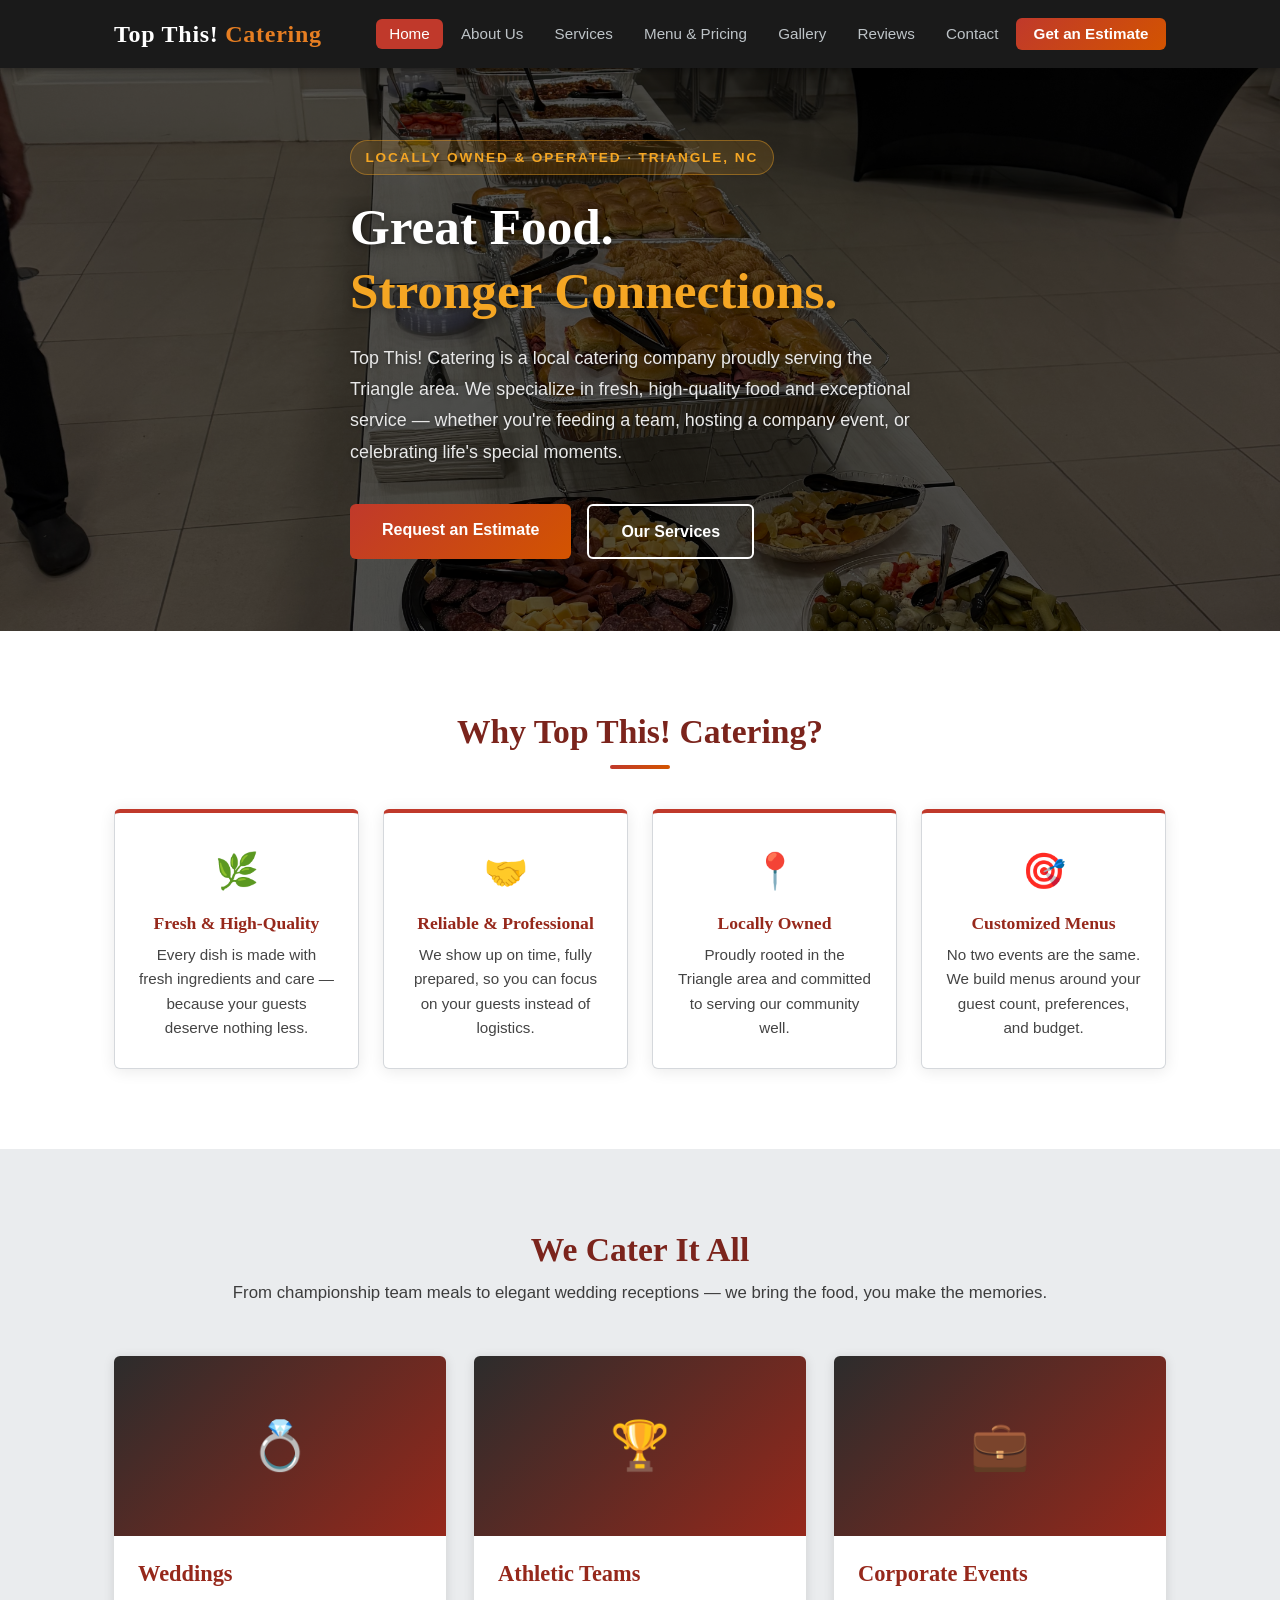
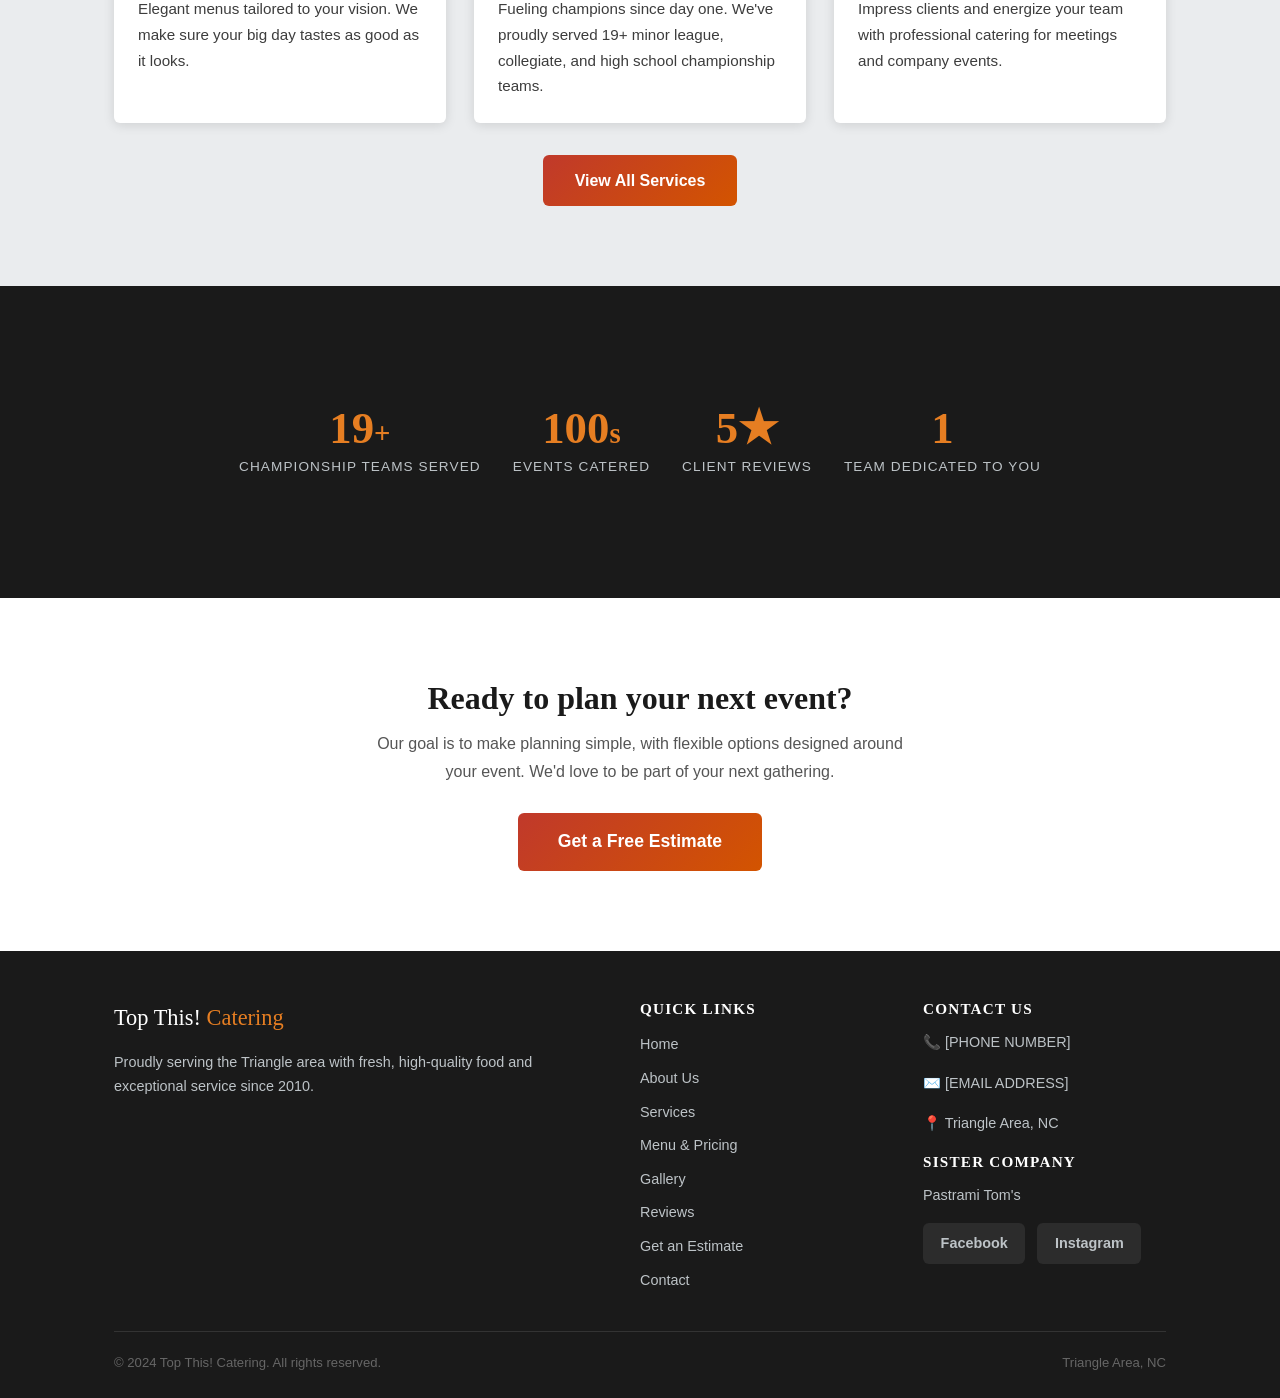
<file: index.html>
<!DOCTYPE html>
<html lang="en">
<head>
  <meta charset="UTF-8" />
  <meta name="viewport" content="width=device-width, initial-scale=1.0" />
  <title>Top This! Catering — Triangle Area's Premier Catering</title>
  <meta name="description" content="Top This! Catering serves the Triangle area with fresh, high-quality food for weddings, corporate events, athletic teams, and more. Request a free estimate today." />
  <link rel="stylesheet" href="styles.css" />
</head>
<body>

  <!-- ── NAVIGATION ── -->
  <nav class="navbar" aria-label="Main navigation">
    <div class="container">
      <a href="index.html" class="nav-brand">Top This!<span> Catering</span></a>
      <button class="nav-toggle" aria-label="Toggle navigation" aria-expanded="false">
        <span></span><span></span><span></span>
      </button>
      <ul class="nav-links" role="list">
        <li><a href="index.html">Home</a></li>
        <li><a href="about.html">About Us</a></li>
        <li><a href="services.html">Services</a></li>
        <li><a href="menu.html">Menu & Pricing</a></li>
        <li><a href="gallery.html">Gallery</a></li>
        <li><a href="reviews.html">Reviews</a></li>
        <li><a href="contact.html">Contact</a></li>
        <li><a href="estimate.html" class="nav-cta">Get an Estimate</a></li>
      </ul>
    </div>
  </nav>

  <!-- ── HERO ── -->
  <section class="hero" aria-label="Introduction" style="background-image: url('images/IMG_9445.jpeg'); background-size: cover; background-position: center; position: relative;">
  <div style="position:absolute; inset:0; background: rgba(0,0,0,0.68); z-index:0;"></div>
    <div class="container">
      <div class="hero-content">
        <span class="hero-eyebrow">Locally Owned &amp; Operated · Triangle, NC</span>
        <h1>Great Food.<br /><span>Stronger Connections.</span></h1>
        <p>Top This! Catering is a local catering company proudly serving the Triangle area. We specialize in fresh, high-quality food and exceptional service — whether you're feeding a team, hosting a company event, or celebrating life's special moments.</p>
        <div class="hero-actions">
          <a href="estimate.html" class="btn btn-primary">Request an Estimate</a>
          <a href="services.html" class="btn btn-outline">Our Services</a>
        </div>
      </div>
    </div>
  </section>

  <!-- ── WHY TOP THIS ── -->
  <section class="section" aria-labelledby="highlights-heading">
    <div class="container">
      <h2 class="section-title" id="highlights-heading">Why Top This! Catering?</h2>
      <div class="divider"></div>
      <div class="feature-grid">
        <div class="feature-card">
          <div class="feature-icon" aria-hidden="true">🌿</div>
          <h3>Fresh &amp; High-Quality</h3>
          <p>Every dish is made with fresh ingredients and care — because your guests deserve nothing less.</p>
        </div>
        <div class="feature-card">
          <div class="feature-icon" aria-hidden="true">🤝</div>
          <h3>Reliable &amp; Professional</h3>
          <p>We show up on time, fully prepared, so you can focus on your guests instead of logistics.</p>
        </div>
        <div class="feature-card">
          <div class="feature-icon" aria-hidden="true">📍</div>
          <h3>Locally Owned</h3>
          <p>Proudly rooted in the Triangle area and committed to serving our community well.</p>
        </div>
        <div class="feature-card">
          <div class="feature-icon" aria-hidden="true">🎯</div>
          <h3>Customized Menus</h3>
          <p>No two events are the same. We build menus around your guest count, preferences, and budget.</p>
        </div>
      </div>
    </div>
  </section>

  <!-- ── SERVICES OVERVIEW ── -->
  <section class="section section-alt" aria-labelledby="services-heading">
    <div class="container">
      <h2 class="section-title" id="services-heading">We Cater It All</h2>
      <p class="section-subtitle">From championship team meals to elegant wedding receptions — we bring the food, you make the memories.</p>
      <div class="service-grid">
        <div class="service-card">
          <div class="service-card-img" aria-hidden="true">💍</div>
          <div class="service-card-body">
            <h3>Weddings</h3>
            <p>Elegant menus tailored to your vision. We make sure your big day tastes as good as it looks.</p>
          </div>
        </div>
        <div class="service-card">
          <div class="service-card-img" aria-hidden="true">🏆</div>
          <div class="service-card-body">
            <h3>Athletic Teams</h3>
            <p>Fueling champions since day one. We've proudly served 19+ minor league, collegiate, and high school championship teams.</p>
          </div>
        </div>
        <div class="service-card">
          <div class="service-card-img" aria-hidden="true">💼</div>
          <div class="service-card-body">
            <h3>Corporate Events</h3>
            <p>Impress clients and energize your team with professional catering for meetings and company events.</p>
          </div>
        </div>
      </div>
      <div class="text-center mt-2">
        <a href="services.html" class="btn btn-primary">View All Services</a>
      </div>
    </div>
  </section>

  <!-- ── STATS BANNER ── -->
  <section class="section section-dark" aria-label="Company stats">
    <div class="container">
      <div class="stat-bar">
        <div class="stat-item">
          <div class="stat-number">19<span style="font-size:1.8rem">+</span></div>
          <div class="stat-label">Championship Teams Served</div>
        </div>
        <div class="stat-item">
          <div class="stat-number">100<span style="font-size:1.8rem">s</span></div>
          <div class="stat-label">Events Catered</div>
        </div>
        <div class="stat-item">
          <div class="stat-number">5★</div>
          <div class="stat-label">Client Reviews</div>
        </div>
        <div class="stat-item">
          <div class="stat-number">1</div>
          <div class="stat-label">Team Dedicated to You</div>
        </div>
      </div>
    </div>
  </section>

  <!-- ── CTA STRIP ── -->
  <section class="section" aria-label="Call to action">
    <div class="container text-center">
      <h2 style="margin-bottom:0.75rem;">Ready to plan your next event?</h2>
      <p style="color:var(--mid-gray); max-width:540px; margin:0 auto 1.75rem;">Our goal is to make planning simple, with flexible options designed around your event. We'd love to be part of your next gathering.</p>
      <a href="estimate.html" class="btn btn-primary" style="font-size:1.1rem; padding:0.9rem 2.5rem;">Get a Free Estimate</a>
    </div>
  </section>

  <!-- ── FOOTER ── -->
  <footer class="footer" aria-label="Site footer">
    <div class="container">
      <div class="footer-grid">
        <div>
          <div class="footer-brand">Top This!<span> Catering</span></div>
          <p>Proudly serving the Triangle area with fresh, high-quality food and exceptional service since 2010.</p>
        </div>
        <div>
          <h4>Quick Links</h4>
          <ul class="footer-links">
            <li><a href="index.html">Home</a></li>
            <li><a href="about.html">About Us</a></li>
            <li><a href="services.html">Services</a></li>
            <li><a href="menu.html">Menu &amp; Pricing</a></li>
            <li><a href="gallery.html">Gallery</a></li>
            <li><a href="reviews.html">Reviews</a></li>
            <li><a href="estimate.html">Get an Estimate</a></li>
            <li><a href="contact.html">Contact</a></li>
          </ul>
        </div>
        <div>
          <h4>Contact Us</h4>
          <p>📞 <a href="tel:+1XXXXXXXXXX">[PHONE NUMBER]</a></p>
          <p>✉️ <a href="mailto:info@topthiscatering.com">[EMAIL ADDRESS]</a></p>
          <p>📍 Triangle Area, NC</p>
          <h4 style="margin-top:1rem;">Sister Company</h4>
          <p>Pastrami Tom's</p>
          <div class="social-links">
            <a href="#" class="social-link" aria-label="Pastrami Tom's Facebook">Facebook</a>
            <a href="#" class="social-link" aria-label="Pastrami Tom's Instagram">Instagram</a>
          </div>
        </div>
      </div>
      <div class="footer-bottom">
        <span>&copy; 2024 Top This! Catering. All rights reserved.</span>
        <span>Triangle Area, NC</span>
      </div>
    </div>
  </footer>

  <script src="nav.js"></script>
</body>
</html>
</file>
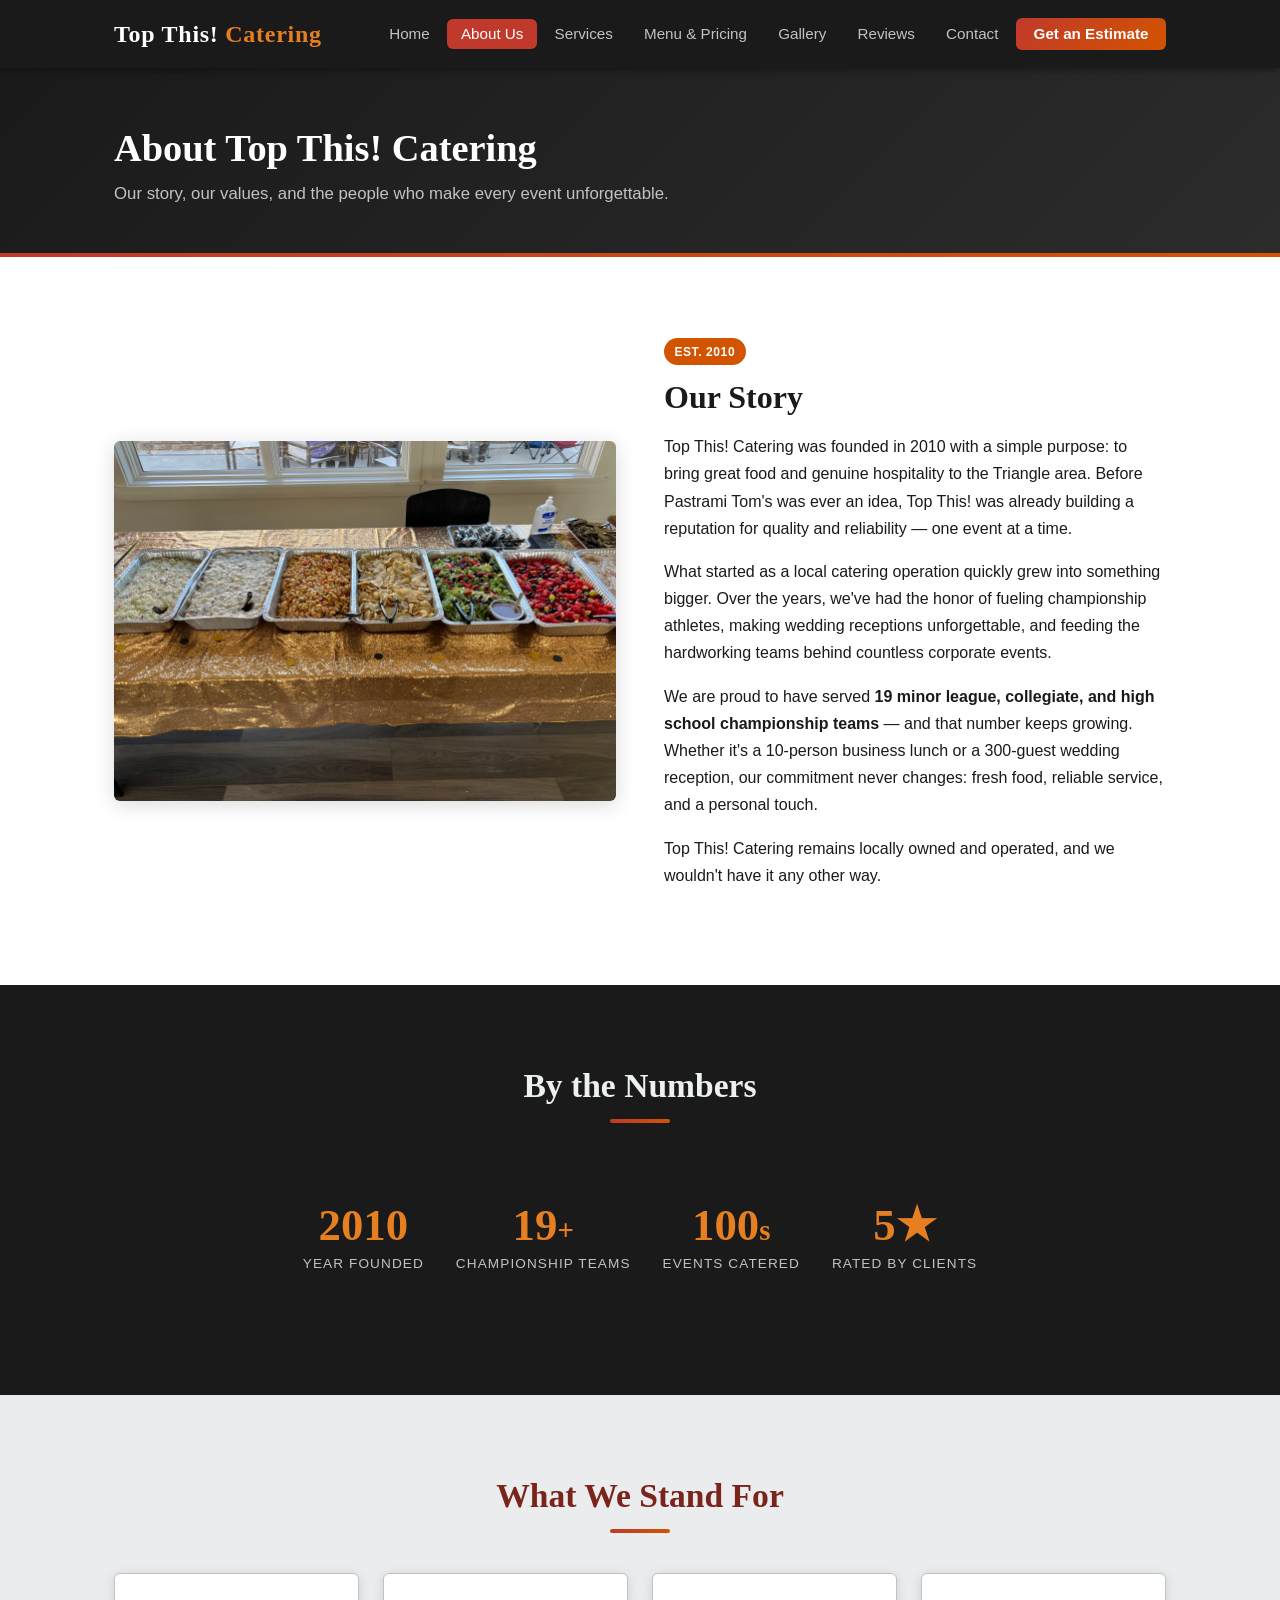
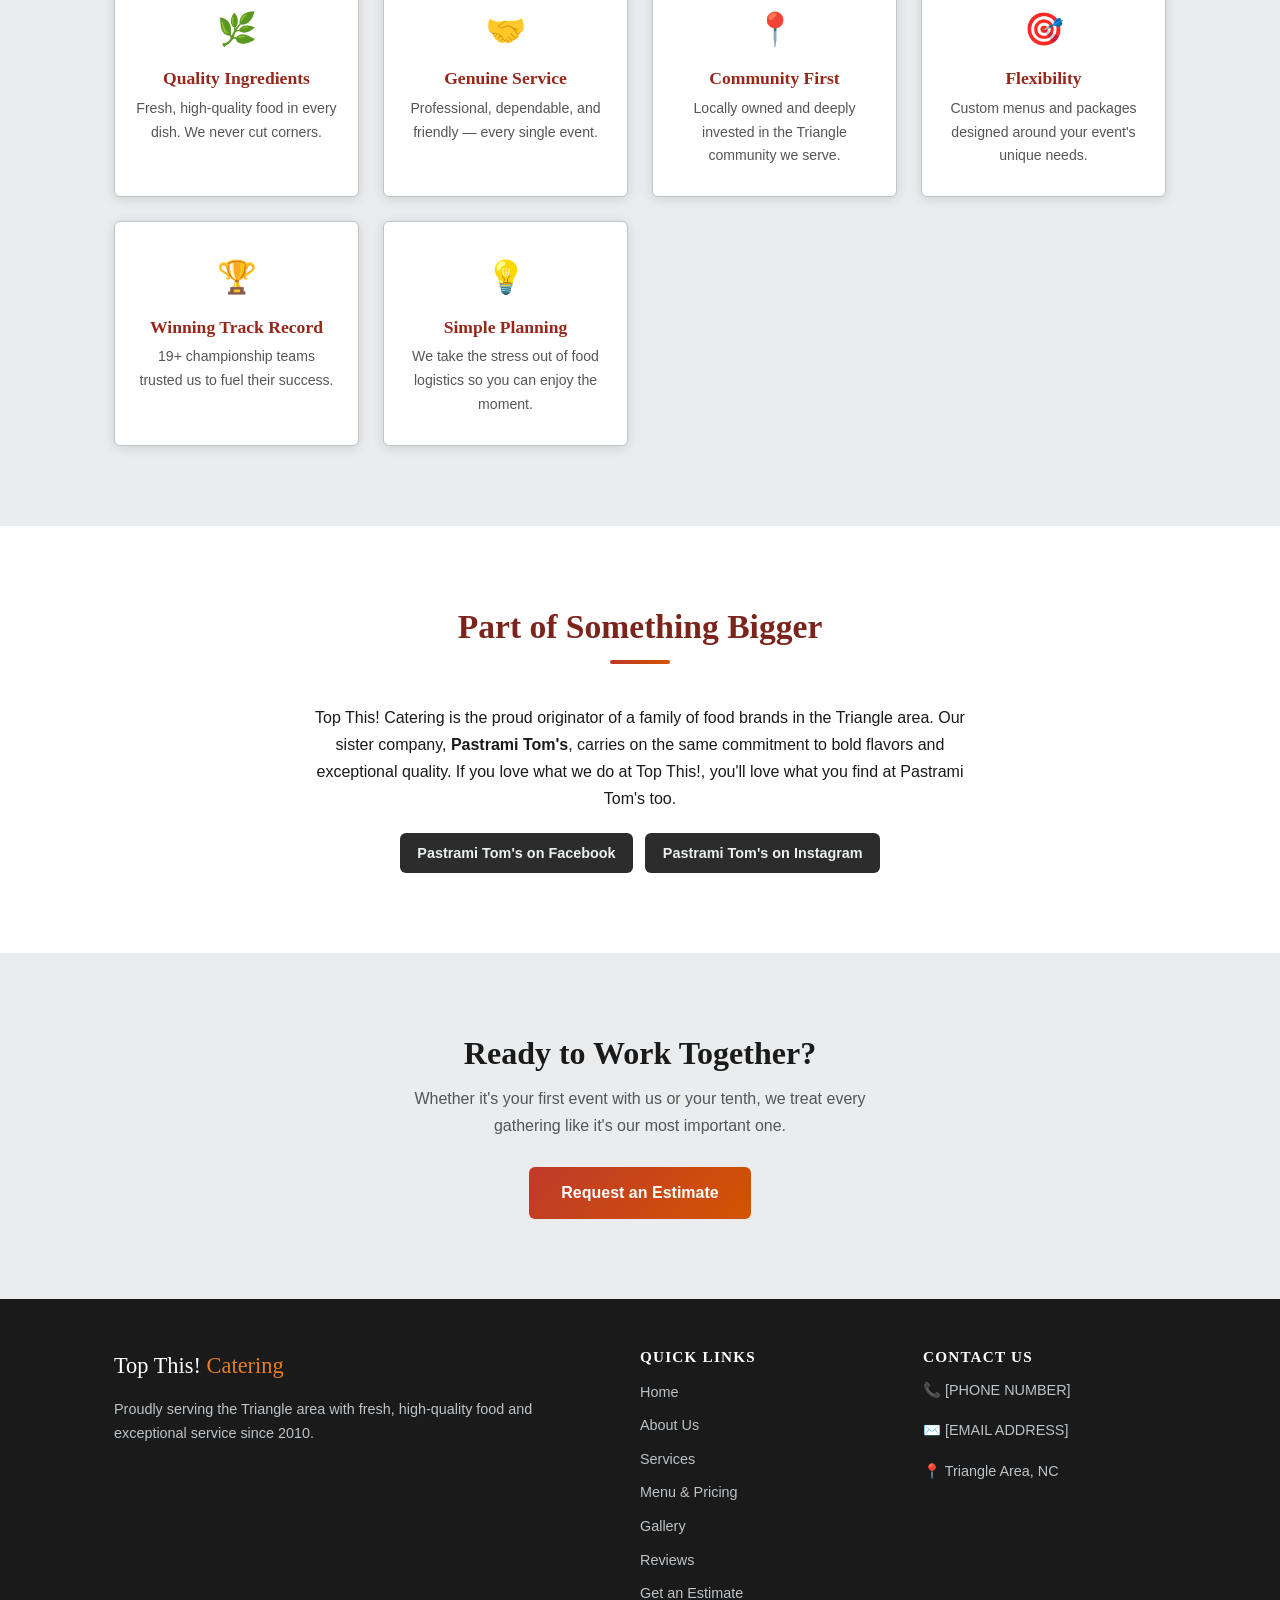
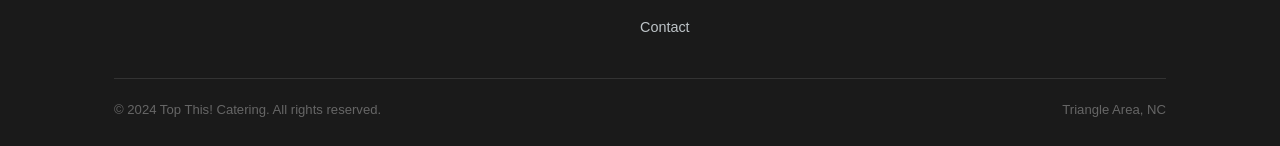
<file: about.html>
<!DOCTYPE html>
<html lang="en">
<head>
  <meta charset="UTF-8" />
  <meta name="viewport" content="width=device-width, initial-scale=1.0" />
  <title>About Us — Top This! Catering</title>
  <meta name="description" content="Learn about Top This! Catering — our story, values, and years of experience serving the Triangle area." />
  <link rel="stylesheet" href="styles.css" />
</head>
<body>

  <!-- ── NAVIGATION ── -->
  <nav class="navbar" aria-label="Main navigation">
    <div class="container">
      <a href="index.html" class="nav-brand">Top This!<span> Catering</span></a>
      <button class="nav-toggle" aria-label="Toggle navigation" aria-expanded="false">
        <span></span><span></span><span></span>
      </button>
      <ul class="nav-links" role="list">
        <li><a href="index.html">Home</a></li>
        <li><a href="about.html">About Us</a></li>
        <li><a href="services.html">Services</a></li>
        <li><a href="menu.html">Menu & Pricing</a></li>
        <li><a href="gallery.html">Gallery</a></li>
        <li><a href="reviews.html">Reviews</a></li>
        <li><a href="contact.html">Contact</a></li>
        <li><a href="estimate.html" class="nav-cta">Get an Estimate</a></li>
      </ul>
    </div>
  </nav>

  <!-- ── PAGE HERO ── -->
  <section class="page-hero" aria-label="About Us">
    <div class="container">
      <h1>About Top This! Catering</h1>
      <p>Our story, our values, and the people who make every event unforgettable.</p>
    </div>
  </section>

  <!-- ── OUR STORY ── -->
  <section class="section" aria-labelledby="story-heading">
    <div class="container">
      <div class="about-intro">
        <img src="images/IMG_6188.jpeg" alt="Top This! Catering team at work" style="border-radius:6px; width:100%; height:360px; object-fit:cover; box-shadow:0 4px 20px rgba(0,0,0,0.15);" />
        <div>
          <span class="badge">Est. 2010</span>
          <h2 id="story-heading" style="margin-top:0.75rem; margin-bottom:1rem;">Our Story</h2>
          <p>Top This! Catering was founded in 2010 with a simple purpose: to bring great food and genuine hospitality to the Triangle area. Before Pastrami Tom's was ever an idea, Top This! was already building a reputation for quality and reliability — one event at a time.</p>
          <p>What started as a local catering operation quickly grew into something bigger. Over the years, we've had the honor of fueling championship athletes, making wedding receptions unforgettable, and feeding the hardworking teams behind countless corporate events.</p>
          <p>We are proud to have served <strong>19 minor league, collegiate, and high school championship teams</strong> — and that number keeps growing. Whether it's a 10-person business lunch or a 300-guest wedding reception, our commitment never changes: fresh food, reliable service, and a personal touch.</p>
          <p>Top This! Catering remains locally owned and operated, and we wouldn't have it any other way.</p>
        </div>
      </div>
    </div>
  </section>

  <!-- ── STATS ── -->
  <section class="section section-dark" aria-label="Company milestones">
    <div class="container">
      <h2 class="section-title" style="color:var(--silver-light);">By the Numbers</h2>
      <div class="divider"></div>
      <div class="stat-bar">
        <div class="stat-item">
          <div class="stat-number">2010</div>
          <div class="stat-label">Year Founded</div>
        </div>
        <div class="stat-item">
          <div class="stat-number">19<span style="font-size:1.8rem">+</span></div>
          <div class="stat-label">Championship Teams</div>
        </div>
        <div class="stat-item">
          <div class="stat-number">100<span style="font-size:1.8rem">s</span></div>
          <div class="stat-label">Events Catered</div>
        </div>
        <div class="stat-item">
          <div class="stat-number">5★</div>
          <div class="stat-label">Rated by Clients</div>
        </div>
      </div>
    </div>
  </section>

  <!-- ── VALUES ── -->
  <section class="section section-alt" aria-labelledby="values-heading">
    <div class="container">
      <h2 class="section-title" id="values-heading">What We Stand For</h2>
      <div class="divider"></div>
      <div class="values-grid">
        <div class="value-card">
          <div class="val-icon" aria-hidden="true">🌿</div>
          <h4>Quality Ingredients</h4>
          <p>Fresh, high-quality food in every dish. We never cut corners.</p>
        </div>
        <div class="value-card">
          <div class="val-icon" aria-hidden="true">🤝</div>
          <h4>Genuine Service</h4>
          <p>Professional, dependable, and friendly — every single event.</p>
        </div>
        <div class="value-card">
          <div class="val-icon" aria-hidden="true">📍</div>
          <h4>Community First</h4>
          <p>Locally owned and deeply invested in the Triangle community we serve.</p>
        </div>
        <div class="value-card">
          <div class="val-icon" aria-hidden="true">🎯</div>
          <h4>Flexibility</h4>
          <p>Custom menus and packages designed around your event's unique needs.</p>
        </div>
        <div class="value-card">
          <div class="val-icon" aria-hidden="true">🏆</div>
          <h4>Winning Track Record</h4>
          <p>19+ championship teams trusted us to fuel their success.</p>
        </div>
        <div class="value-card">
          <div class="val-icon" aria-hidden="true">💡</div>
          <h4>Simple Planning</h4>
          <p>We take the stress out of food logistics so you can enjoy the moment.</p>
        </div>
      </div>
    </div>
  </section>

  <!-- ── CONNECTION TO PASTRAMI TOM'S ── -->
  <section class="section" aria-labelledby="sister-heading">
    <div class="container" style="max-width:720px; text-align:center;">
      <h2 id="sister-heading" class="section-title">Part of Something Bigger</h2>
      <div class="divider"></div>
      <p>Top This! Catering is the proud originator of a family of food brands in the Triangle area. Our sister company, <strong>Pastrami Tom's</strong>, carries on the same commitment to bold flavors and exceptional quality. If you love what we do at Top This!, you'll love what you find at Pastrami Tom's too.</p>
      <div class="social-links" style="justify-content:center; margin-top:1.25rem;">
        <a href="#" class="social-link" aria-label="Pastrami Tom's Facebook">Pastrami Tom's on Facebook</a>
        <a href="#" class="social-link" aria-label="Pastrami Tom's Instagram">Pastrami Tom's on Instagram</a>
      </div>
    </div>
  </section>

  <!-- ── CTA ── -->
  <section class="section section-alt" aria-label="Call to action">
    <div class="container text-center">
      <h2 style="margin-bottom:0.75rem;">Ready to Work Together?</h2>
      <p style="color:var(--mid-gray); max-width:500px; margin:0 auto 1.75rem;">Whether it's your first event with us or your tenth, we treat every gathering like it's our most important one.</p>
      <a href="estimate.html" class="btn btn-primary">Request an Estimate</a>
    </div>
  </section>

  <!-- ── FOOTER ── -->
  <footer class="footer" aria-label="Site footer">
    <div class="container">
      <div class="footer-grid">
        <div>
          <div class="footer-brand">Top This!<span> Catering</span></div>
          <p>Proudly serving the Triangle area with fresh, high-quality food and exceptional service since 2010.</p>
        </div>
        <div>
          <h4>Quick Links</h4>
          <ul class="footer-links">
            <li><a href="index.html">Home</a></li>
            <li><a href="about.html">About Us</a></li>
            <li><a href="services.html">Services</a></li>
            <li><a href="menu.html">Menu &amp; Pricing</a></li>
            <li><a href="gallery.html">Gallery</a></li>
            <li><a href="reviews.html">Reviews</a></li>
            <li><a href="estimate.html">Get an Estimate</a></li>
            <li><a href="contact.html">Contact</a></li>
          </ul>
        </div>
        <div>
          <h4>Contact Us</h4>
          <p>📞 <a href="tel:+1XXXXXXXXXX">[PHONE NUMBER]</a></p>
          <p>✉️ <a href="mailto:info@topthiscatering.com">[EMAIL ADDRESS]</a></p>
          <p>📍 Triangle Area, NC</p>
        </div>
      </div>
      <div class="footer-bottom">
        <span>&copy; 2024 Top This! Catering. All rights reserved.</span>
        <span>Triangle Area, NC</span>
      </div>
    </div>
  </footer>

  <script src="nav.js"></script>
</body>
</html>
</file>
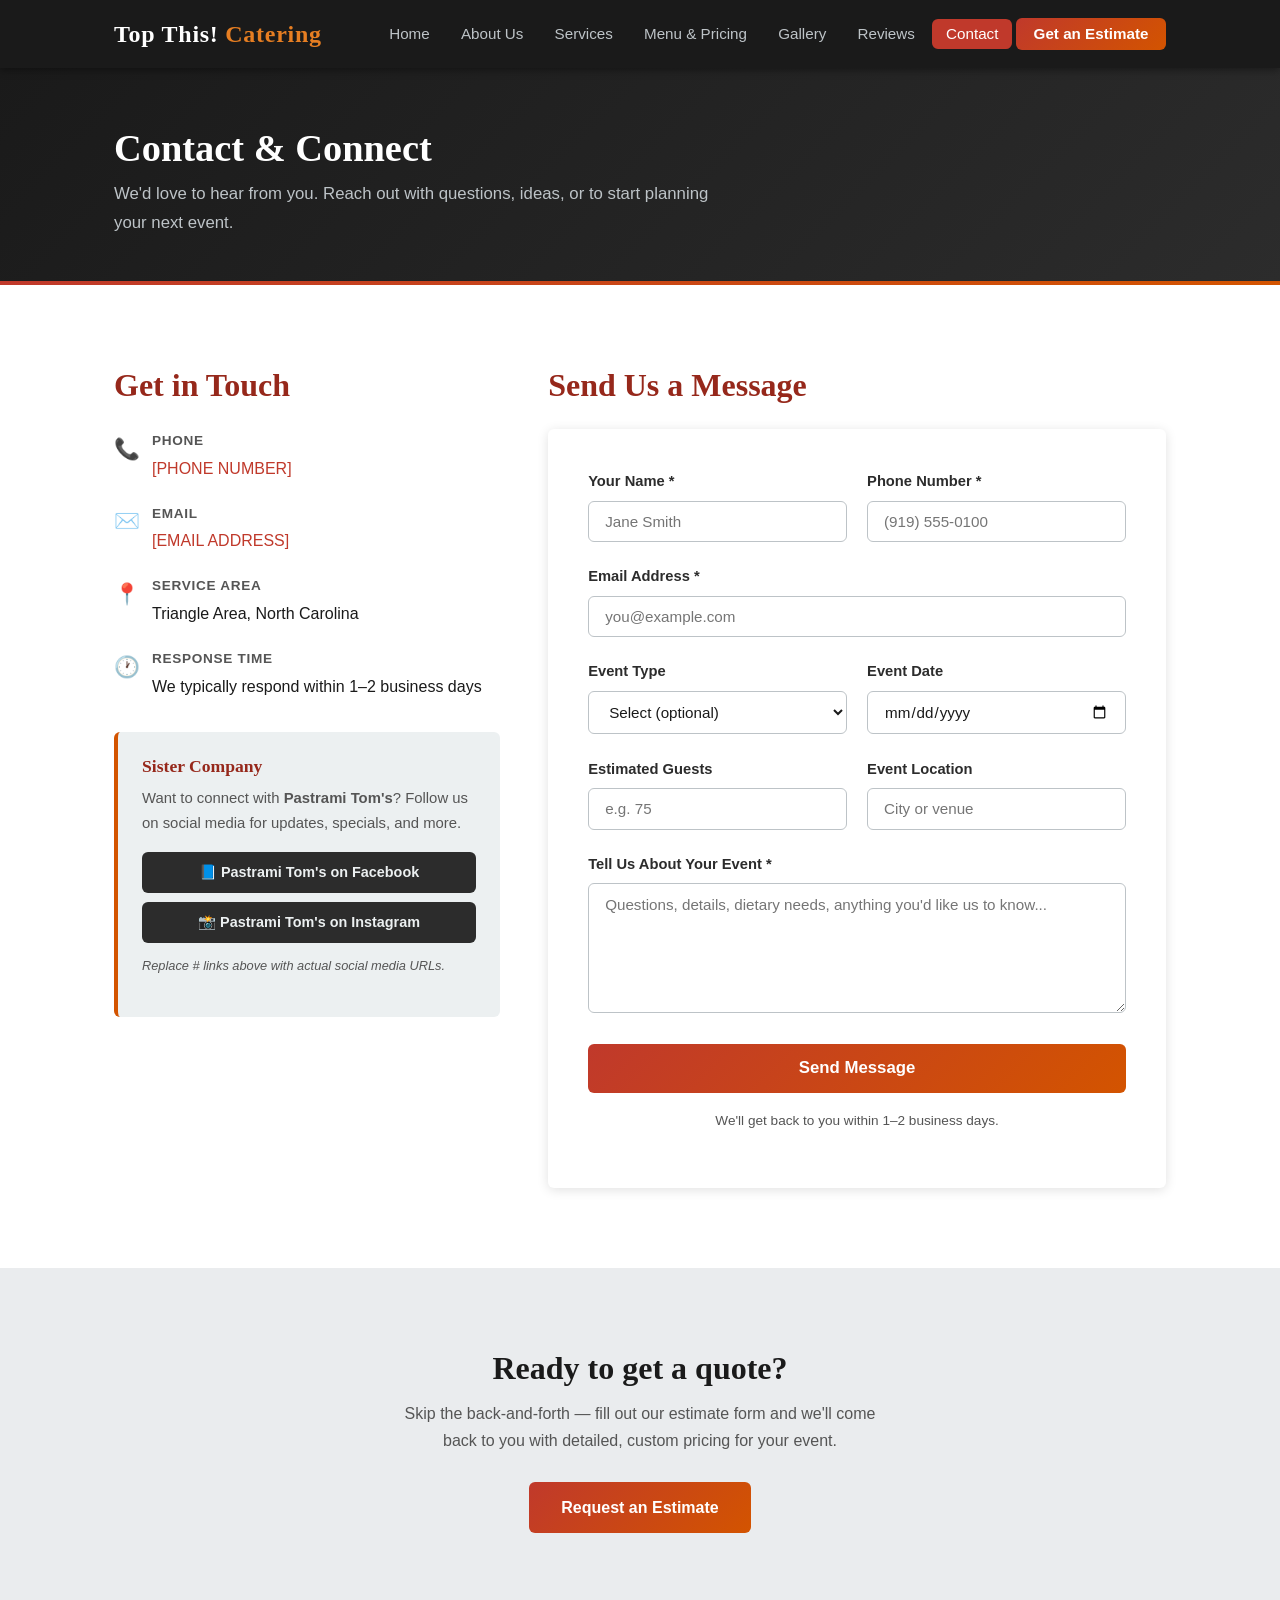
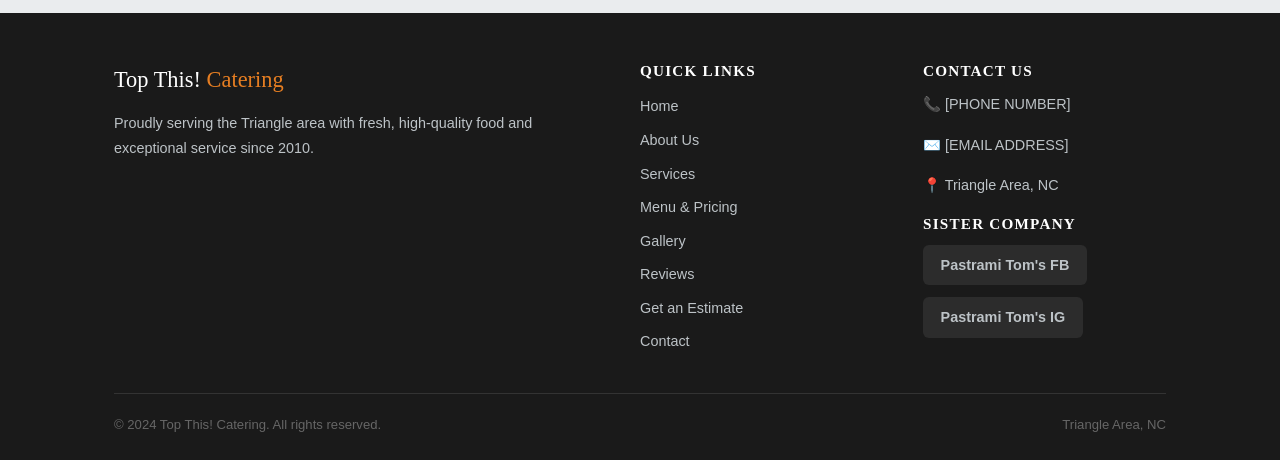
<file: contact.html>
<!DOCTYPE html>
<html lang="en">
<head>
  <meta charset="UTF-8" />
  <meta name="viewport" content="width=device-width, initial-scale=1.0" />
  <title>Contact & Connect — Top This! Catering</title>
  <meta name="description" content="Get in touch with Top This! Catering. Contact us by phone, email, or fill out our form. Also connect with our sister company, Pastrami Tom's." />
  <link rel="stylesheet" href="styles.css" />
</head>
<body>

  <!-- NAVIGATION -->
  <nav class="navbar" aria-label="Main navigation">
    <div class="container">
      <a href="index.html" class="nav-brand">Top This!<span> Catering</span></a>
      <button class="nav-toggle" aria-label="Toggle navigation" aria-expanded="false">
        <span></span><span></span><span></span>
      </button>
      <ul class="nav-links" role="list">
        <li><a href="index.html">Home</a></li>
        <li><a href="about.html">About Us</a></li>
        <li><a href="services.html">Services</a></li>
        <li><a href="menu.html">Menu &amp; Pricing</a></li>
        <li><a href="gallery.html">Gallery</a></li>
        <li><a href="reviews.html">Reviews</a></li>
        <li><a href="contact.html">Contact</a></li>
        <li><a href="estimate.html" class="nav-cta">Get an Estimate</a></li>
      </ul>
    </div>
  </nav>

  <!-- PAGE HERO -->
  <section class="page-hero" aria-label="Contact">
    <div class="container">
      <h1>Contact &amp; Connect</h1>
      <p>We'd love to hear from you. Reach out with questions, ideas, or to start planning your next event.</p>
    </div>
  </section>

  <!-- CONTACT SECTION -->
  <section class="section" aria-labelledby="contact-heading">
    <div class="container">
      <div class="contact-grid">

        <!-- CONTACT INFO -->
        <aside aria-label="Contact information">
          <h2 id="contact-heading" style="color:var(--red-dark); margin-bottom:1.5rem;">Get in Touch</h2>

          <div class="contact-detail">
            <span class="contact-detail-icon" aria-hidden="true">📞</span>
            <div class="contact-detail-text">
              <strong>Phone</strong>
              <a href="tel:+1XXXXXXXXXX">[PHONE NUMBER]</a>
            </div>
          </div>

          <div class="contact-detail">
            <span class="contact-detail-icon" aria-hidden="true">✉️</span>
            <div class="contact-detail-text">
              <strong>Email</strong>
              <a href="mailto:info@topthiscatering.com">[EMAIL ADDRESS]</a>
            </div>
          </div>

          <div class="contact-detail">
            <span class="contact-detail-icon" aria-hidden="true">📍</span>
            <div class="contact-detail-text">
              <strong>Service Area</strong>
              Triangle Area, North Carolina
            </div>
          </div>

          <div class="contact-detail">
            <span class="contact-detail-icon" aria-hidden="true">🕐</span>
            <div class="contact-detail-text">
              <strong>Response Time</strong>
              We typically respond within 1–2 business days
            </div>
          </div>

          <!-- PASTRAMI TOM'S -->
          <div style="margin-top:2rem; padding:1.5rem; background:var(--silver-light); border-radius:6px; border-left:4px solid var(--orange);">
            <h3 style="color:var(--red-dark); margin-bottom:0.5rem; font-size:1.1rem;">Sister Company</h3>
            <p style="font-size:0.93rem; color:var(--mid-gray); margin-bottom:1rem;">Want to connect with <strong>Pastrami Tom's</strong>? Follow us on social media for updates, specials, and more.</p>
            <div class="social-links" style="flex-direction:column; gap:0.6rem;">
              <a href="#" class="social-link" aria-label="Pastrami Tom's on Facebook" style="text-align:center;">
                📘 Pastrami Tom's on Facebook
              </a>
              <a href="#" class="social-link" aria-label="Pastrami Tom's on Instagram" style="text-align:center;">
                📸 Pastrami Tom's on Instagram
              </a>
            </div>
            <p style="font-size:0.8rem; color:var(--mid-gray); margin-top:0.75rem;"><em>Replace # links above with actual social media URLs.</em></p>
          </div>
        </aside>

        <!-- CONTACT FORM -->
        <div>
          <h2 style="color:var(--red-dark); margin-bottom:1.5rem;">Send Us a Message</h2>
          <div class="form-wrapper">
            <form data-form="contact" novalidate aria-label="Contact form">

              <div class="form-row">
                <div class="form-group">
                  <label for="con-name">Your Name <span aria-hidden="true">*</span></label>
                  <input type="text" id="con-name" name="name" required placeholder="Jane Smith" autocomplete="name" />
                </div>
                <div class="form-group">
                  <label for="con-phone">Phone Number <span aria-hidden="true">*</span></label>
                  <input type="tel" id="con-phone" name="phone" required placeholder="(919) 555-0100" autocomplete="tel" />
                </div>
              </div>

              <div class="form-group">
                <label for="con-email">Email Address <span aria-hidden="true">*</span></label>
                <input type="email" id="con-email" name="email" required placeholder="you@example.com" autocomplete="email" />
              </div>

              <div class="form-row">
                <div class="form-group">
                  <label for="con-event-type">Event Type</label>
                  <select id="con-event-type" name="event_type">
                    <option value="" disabled selected>Select (optional)</option>
                    <option value="wedding">Wedding</option>
                    <option value="corporate">Corporate Event</option>
                    <option value="athletic">Athletic Team</option>
                    <option value="party">Party / Celebration</option>
                    <option value="family">Family Gathering</option>
                    <option value="graduation">Graduation</option>
                    <option value="holiday">Holiday Event</option>
                    <option value="other">Other / General Question</option>
                  </select>
                </div>
                <div class="form-group">
                  <label for="con-date">Event Date</label>
                  <input type="date" id="con-date" name="event_date" />
                </div>
              </div>

              <div class="form-row">
                <div class="form-group">
                  <label for="con-guests">Estimated Guests</label>
                  <input type="number" id="con-guests" name="guest_count" placeholder="e.g. 75" min="1" />
                </div>
                <div class="form-group">
                  <label for="con-location">Event Location</label>
                  <input type="text" id="con-location" name="location" placeholder="City or venue" />
                </div>
              </div>

              <div class="form-group">
                <label for="con-message">Tell Us About Your Event <span aria-hidden="true">*</span></label>
                <textarea id="con-message" name="message" required placeholder="Questions, details, dietary needs, anything you'd like us to know..." style="min-height:130px;"></textarea>
              </div>

              <button type="submit" class="btn btn-primary form-submit">Send Message</button>
              <p class="form-note">We'll get back to you within 1–2 business days.</p>

            </form>

            <div class="form-success" role="alert">
              <div class="success-icon" aria-hidden="true">📬</div>
              <h3>Message Sent!</h3>
              <p>Thanks for reaching out. We'll be in touch within 1–2 business days. In the meantime, feel free to explore our menu or services.</p>
              <div style="display:flex; gap:1rem; justify-content:center; flex-wrap:wrap; margin-top:1rem;">
                <a href="menu.html" class="btn btn-primary">View Menu</a>
                <a href="services.html" class="btn btn-secondary">Our Services</a>
              </div>
            </div>
          </div>
        </div>

      </div>
    </div>
  </section>

  <!-- QUICK ESTIMATE CTA -->
  <section class="section section-alt" aria-label="Call to action">
    <div class="container text-center">
      <h2 style="margin-bottom:0.75rem;">Ready to get a quote?</h2>
      <p style="color:var(--mid-gray); max-width:500px; margin:0 auto 1.75rem;">Skip the back-and-forth — fill out our estimate form and we'll come back to you with detailed, custom pricing for your event.</p>
      <a href="estimate.html" class="btn btn-primary">Request an Estimate</a>
    </div>
  </section>

  <!-- FOOTER -->
  <footer class="footer" aria-label="Site footer">
    <div class="container">
      <div class="footer-grid">
        <div>
          <div class="footer-brand">Top This!<span> Catering</span></div>
          <p>Proudly serving the Triangle area with fresh, high-quality food and exceptional service since 2010.</p>
        </div>
        <div>
          <h4>Quick Links</h4>
          <ul class="footer-links">
            <li><a href="index.html">Home</a></li>
            <li><a href="about.html">About Us</a></li>
            <li><a href="services.html">Services</a></li>
            <li><a href="menu.html">Menu &amp; Pricing</a></li>
            <li><a href="gallery.html">Gallery</a></li>
            <li><a href="reviews.html">Reviews</a></li>
            <li><a href="estimate.html">Get an Estimate</a></li>
            <li><a href="contact.html">Contact</a></li>
          </ul>
        </div>
        <div>
          <h4>Contact Us</h4>
          <p>📞 <a href="tel:+1XXXXXXXXXX">[PHONE NUMBER]</a></p>
          <p>✉️ <a href="mailto:info@topthiscatering.com">[EMAIL ADDRESS]</a></p>
          <p>📍 Triangle Area, NC</p>
          <h4 style="margin-top:1rem;">Sister Company</h4>
          <div class="social-links">
            <a href="#" class="social-link">Pastrami Tom's FB</a>
            <a href="#" class="social-link">Pastrami Tom's IG</a>
          </div>
        </div>
      </div>
      <div class="footer-bottom">
        <span>&copy; 2024 Top This! Catering. All rights reserved.</span>
        <span>Triangle Area, NC</span>
      </div>
    </div>
  </footer>

  <script src="nav.js"></script>
</body>
</html>
</file>
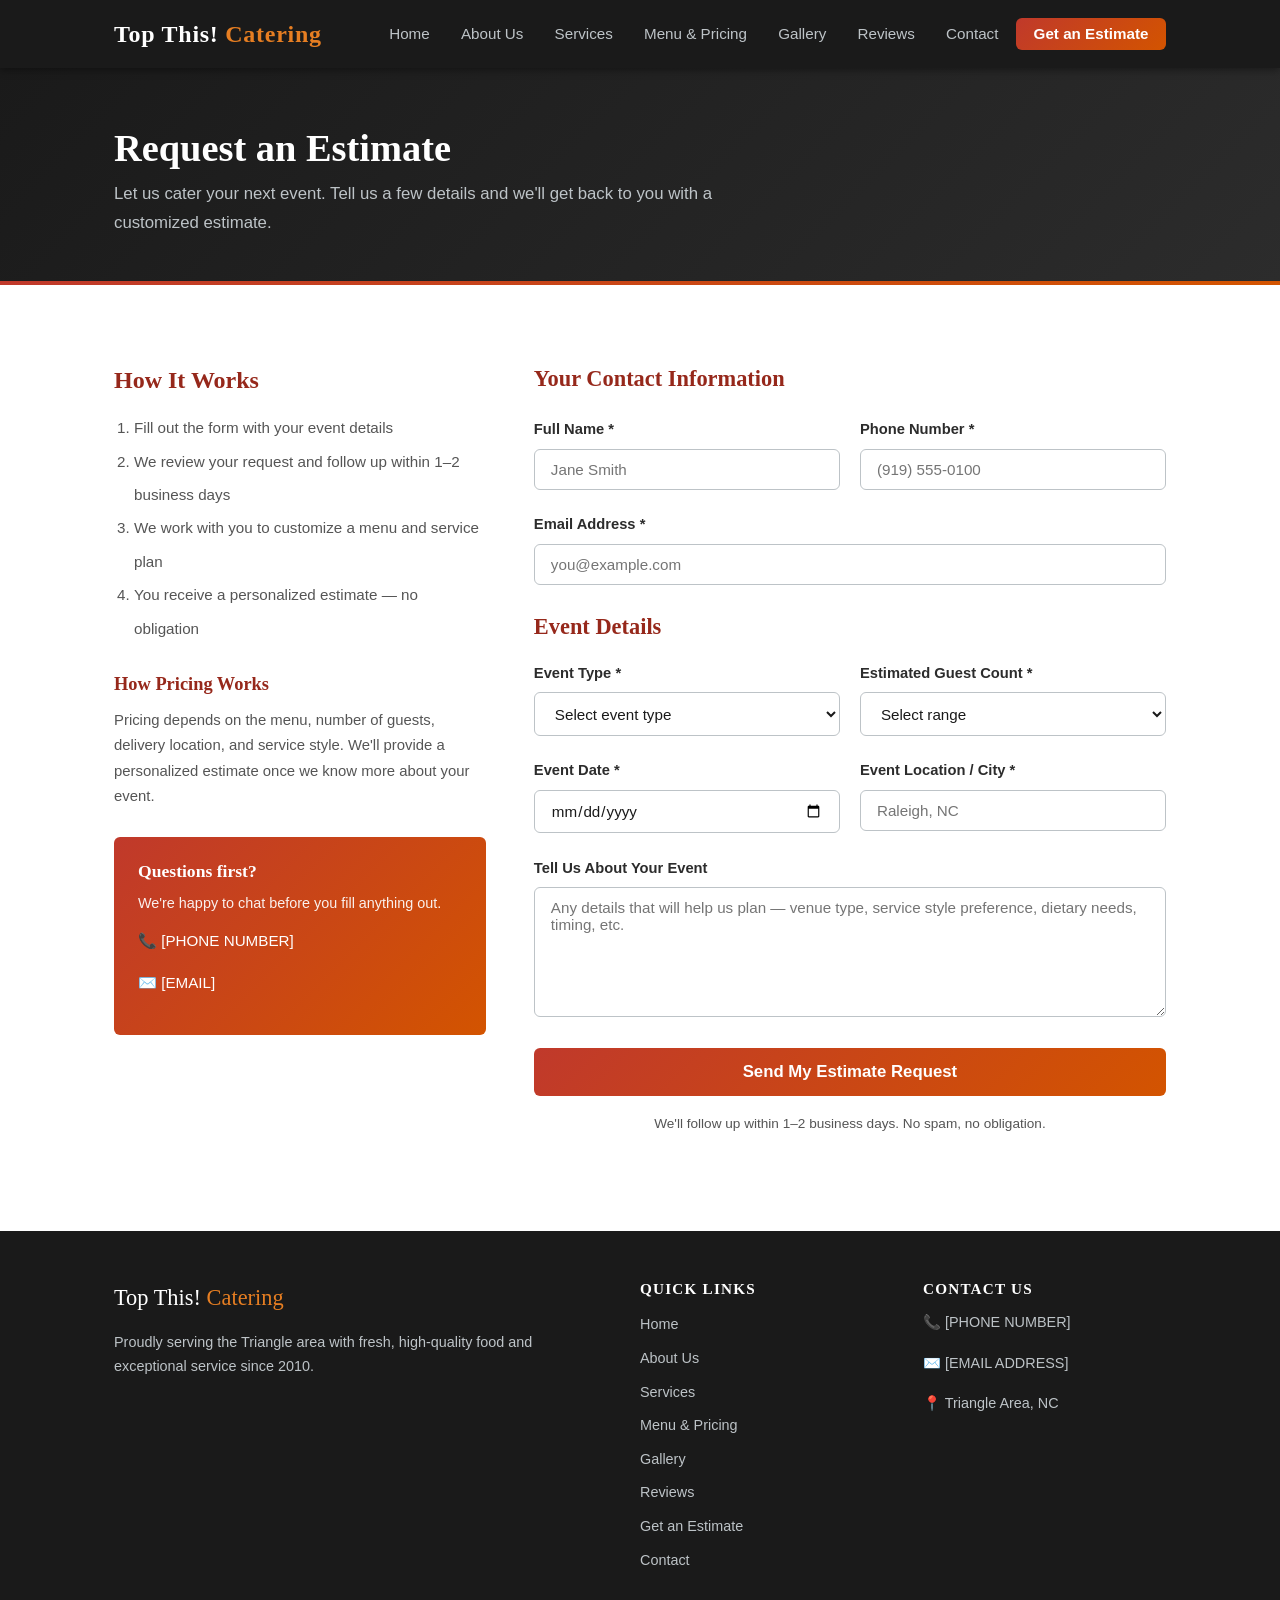
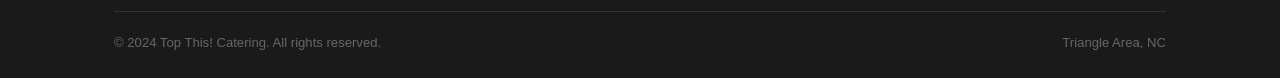
<file: estimate.html>
<!DOCTYPE html>
<html lang="en">
<head>
  <meta charset="UTF-8" />
  <meta name="viewport" content="width=device-width, initial-scale=1.0" />
  <title>Request an Estimate — Top This! Catering</title>
  <meta name="description" content="Request a customized catering estimate from Top This! Catering. Tell us about your event and we'll get back to you with personalized pricing." />
  <link rel="stylesheet" href="styles.css" />
</head>
<body>

  <!-- NAVIGATION -->
  <nav class="navbar" aria-label="Main navigation">
    <div class="container">
      <a href="index.html" class="nav-brand">Top This!<span> Catering</span></a>
      <button class="nav-toggle" aria-label="Toggle navigation" aria-expanded="false">
        <span></span><span></span><span></span>
      </button>
      <ul class="nav-links" role="list">
        <li><a href="index.html">Home</a></li>
        <li><a href="about.html">About Us</a></li>
        <li><a href="services.html">Services</a></li>
        <li><a href="menu.html">Menu &amp; Pricing</a></li>
        <li><a href="gallery.html">Gallery</a></li>
        <li><a href="reviews.html">Reviews</a></li>
        <li><a href="contact.html">Contact</a></li>
        <li><a href="estimate.html" class="nav-cta">Get an Estimate</a></li>
      </ul>
    </div>
  </nav>

  <!-- PAGE HERO -->
  <section class="page-hero" aria-label="Request an Estimate">
    <div class="container">
      <h1>Request an Estimate</h1>
      <p>Let us cater your next event. Tell us a few details and we'll get back to you with a customized estimate.</p>
    </div>
  </section>

  <!-- FORM SECTION -->
  <section class="section" aria-labelledby="estimate-heading">
    <div class="container">
      <div style="display:grid; grid-template-columns:1fr 1.7fr; gap:3rem; align-items:start;" class="contact-grid">

        <!-- LEFT SIDEBAR -->
        <aside aria-label="Estimate information">
          <h2 id="estimate-heading" style="color:var(--red-dark); margin-bottom:1rem; font-size:1.5rem;">How It Works</h2>
          <ol style="padding-left:1.25rem; color:var(--mid-gray); line-height:2.2; font-size:0.95rem;">
            <li>Fill out the form with your event details</li>
            <li>We review your request and follow up within 1–2 business days</li>
            <li>We work with you to customize a menu and service plan</li>
            <li>You receive a personalized estimate — no obligation</li>
          </ol>

          <h3 style="color:var(--red-dark); margin:1.75rem 0 0.75rem; font-size:1.15rem;">How Pricing Works</h3>
          <p style="font-size:0.93rem; color:var(--mid-gray);">Pricing depends on the menu, number of guests, delivery location, and service style. We'll provide a personalized estimate once we know more about your event.</p>

          <div style="background:linear-gradient(135deg,var(--red),var(--orange)); border-radius:6px; padding:1.5rem; margin-top:1.75rem; color:#fff;">
            <h4 style="color:#fff; margin-bottom:0.5rem;">Questions first?</h4>
            <p style="font-size:0.9rem; opacity:0.92; margin-bottom:0.75rem;">We're happy to chat before you fill anything out.</p>
            <p style="font-size:0.95rem;"><strong>📞</strong> <a href="tel:+1XXXXXXXXXX" style="color:#fff;">[PHONE NUMBER]</a></p>
            <p style="font-size:0.95rem;"><strong>✉️</strong> <a href="mailto:info@topthiscatering.com" style="color:#fff;">[EMAIL]</a></p>
          </div>
        </aside>

        <!-- FORM -->
        <div>
          <div class="form-wrapper" style="box-shadow:none; padding:0;">
            <form data-form="estimate" novalidate aria-label="Estimate request form">

              <h3 style="color:var(--red-dark); margin-bottom:1.5rem;">Your Contact Information</h3>

              <div class="form-row">
                <div class="form-group">
                  <label for="est-name">Full Name <span aria-hidden="true">*</span></label>
                  <input type="text" id="est-name" name="name" required placeholder="Jane Smith" autocomplete="name" />
                </div>
                <div class="form-group">
                  <label for="est-phone">Phone Number <span aria-hidden="true">*</span></label>
                  <input type="tel" id="est-phone" name="phone" required placeholder="(919) 555-0100" autocomplete="tel" />
                </div>
              </div>

              <div class="form-group">
                <label for="est-email">Email Address <span aria-hidden="true">*</span></label>
                <input type="email" id="est-email" name="email" required placeholder="you@example.com" autocomplete="email" />
              </div>

              <h3 style="color:var(--red-dark); margin:1.75rem 0 1.25rem;">Event Details</h3>

              <div class="form-row">
                <div class="form-group">
                  <label for="est-type">Event Type <span aria-hidden="true">*</span></label>
                  <select id="est-type" name="event_type" required>
                    <option value="" disabled selected>Select event type</option>
                    <option value="wedding">Wedding</option>
                    <option value="corporate">Corporate Meeting / Event</option>
                    <option value="athletic">Athletic Team</option>
                    <option value="party">Birthday / Party</option>
                    <option value="family">Family Gathering / Reunion</option>
                    <option value="graduation">Graduation</option>
                    <option value="holiday">Holiday Event</option>
                    <option value="fundraiser">Fundraiser / Gala</option>
                    <option value="other">Other</option>
                  </select>
                </div>
                <div class="form-group">
                  <label for="est-guests">Estimated Guest Count <span aria-hidden="true">*</span></label>
                  <select id="est-guests" name="guest_count" required>
                    <option value="" disabled selected>Select range</option>
                    <option value="1-25">1 – 25</option>
                    <option value="26-50">26 – 50</option>
                    <option value="51-100">51 – 100</option>
                    <option value="101-200">101 – 200</option>
                    <option value="201-300">201 – 300</option>
                    <option value="300+">300+</option>
                  </select>
                </div>
              </div>

              <div class="form-row">
                <div class="form-group">
                  <label for="est-date">Event Date <span aria-hidden="true">*</span></label>
                  <input type="date" id="est-date" name="event_date" required />
                </div>
                <div class="form-group">
                  <label for="est-location">Event Location / City <span aria-hidden="true">*</span></label>
                  <input type="text" id="est-location" name="location" required placeholder="Raleigh, NC" />
                </div>
              </div>

              <div class="form-group">
                <label for="est-details">Tell Us About Your Event</label>
                <textarea id="est-details" name="details" placeholder="Any details that will help us plan — venue type, service style preference, dietary needs, timing, etc." style="min-height:130px;"></textarea>
              </div>

              <button type="submit" class="btn btn-primary form-submit" style="font-size:1.05rem;">Send My Estimate Request</button>
              <p class="form-note">We'll follow up within 1–2 business days. No spam, no obligation.</p>

            </form>

            <div class="form-success" role="alert">
              <div class="success-icon" aria-hidden="true">✅</div>
              <h3>Request Received!</h3>
              <p>Thank you for reaching out. We'll review your event details and get back to you within 1–2 business days with a personalized estimate.</p>
              <a href="index.html" class="btn btn-primary mt-1">Back to Home</a>
            </div>
          </div>
        </div>

      </div>
    </div>
  </section>

  <!-- FOOTER -->
  <footer class="footer" aria-label="Site footer">
    <div class="container">
      <div class="footer-grid">
        <div>
          <div class="footer-brand">Top This!<span> Catering</span></div>
          <p>Proudly serving the Triangle area with fresh, high-quality food and exceptional service since 2010.</p>
        </div>
        <div>
          <h4>Quick Links</h4>
          <ul class="footer-links">
            <li><a href="index.html">Home</a></li>
            <li><a href="about.html">About Us</a></li>
            <li><a href="services.html">Services</a></li>
            <li><a href="menu.html">Menu &amp; Pricing</a></li>
            <li><a href="gallery.html">Gallery</a></li>
            <li><a href="reviews.html">Reviews</a></li>
            <li><a href="estimate.html">Get an Estimate</a></li>
            <li><a href="contact.html">Contact</a></li>
          </ul>
        </div>
        <div>
          <h4>Contact Us</h4>
          <p>📞 <a href="tel:+1XXXXXXXXXX">[PHONE NUMBER]</a></p>
          <p>✉️ <a href="mailto:info@topthiscatering.com">[EMAIL ADDRESS]</a></p>
          <p>📍 Triangle Area, NC</p>
        </div>
      </div>
      <div class="footer-bottom">
        <span>&copy; 2024 Top This! Catering. All rights reserved.</span>
        <span>Triangle Area, NC</span>
      </div>
    </div>
  </footer>

  <script src="nav.js"></script>
</body>
</html>
</file>
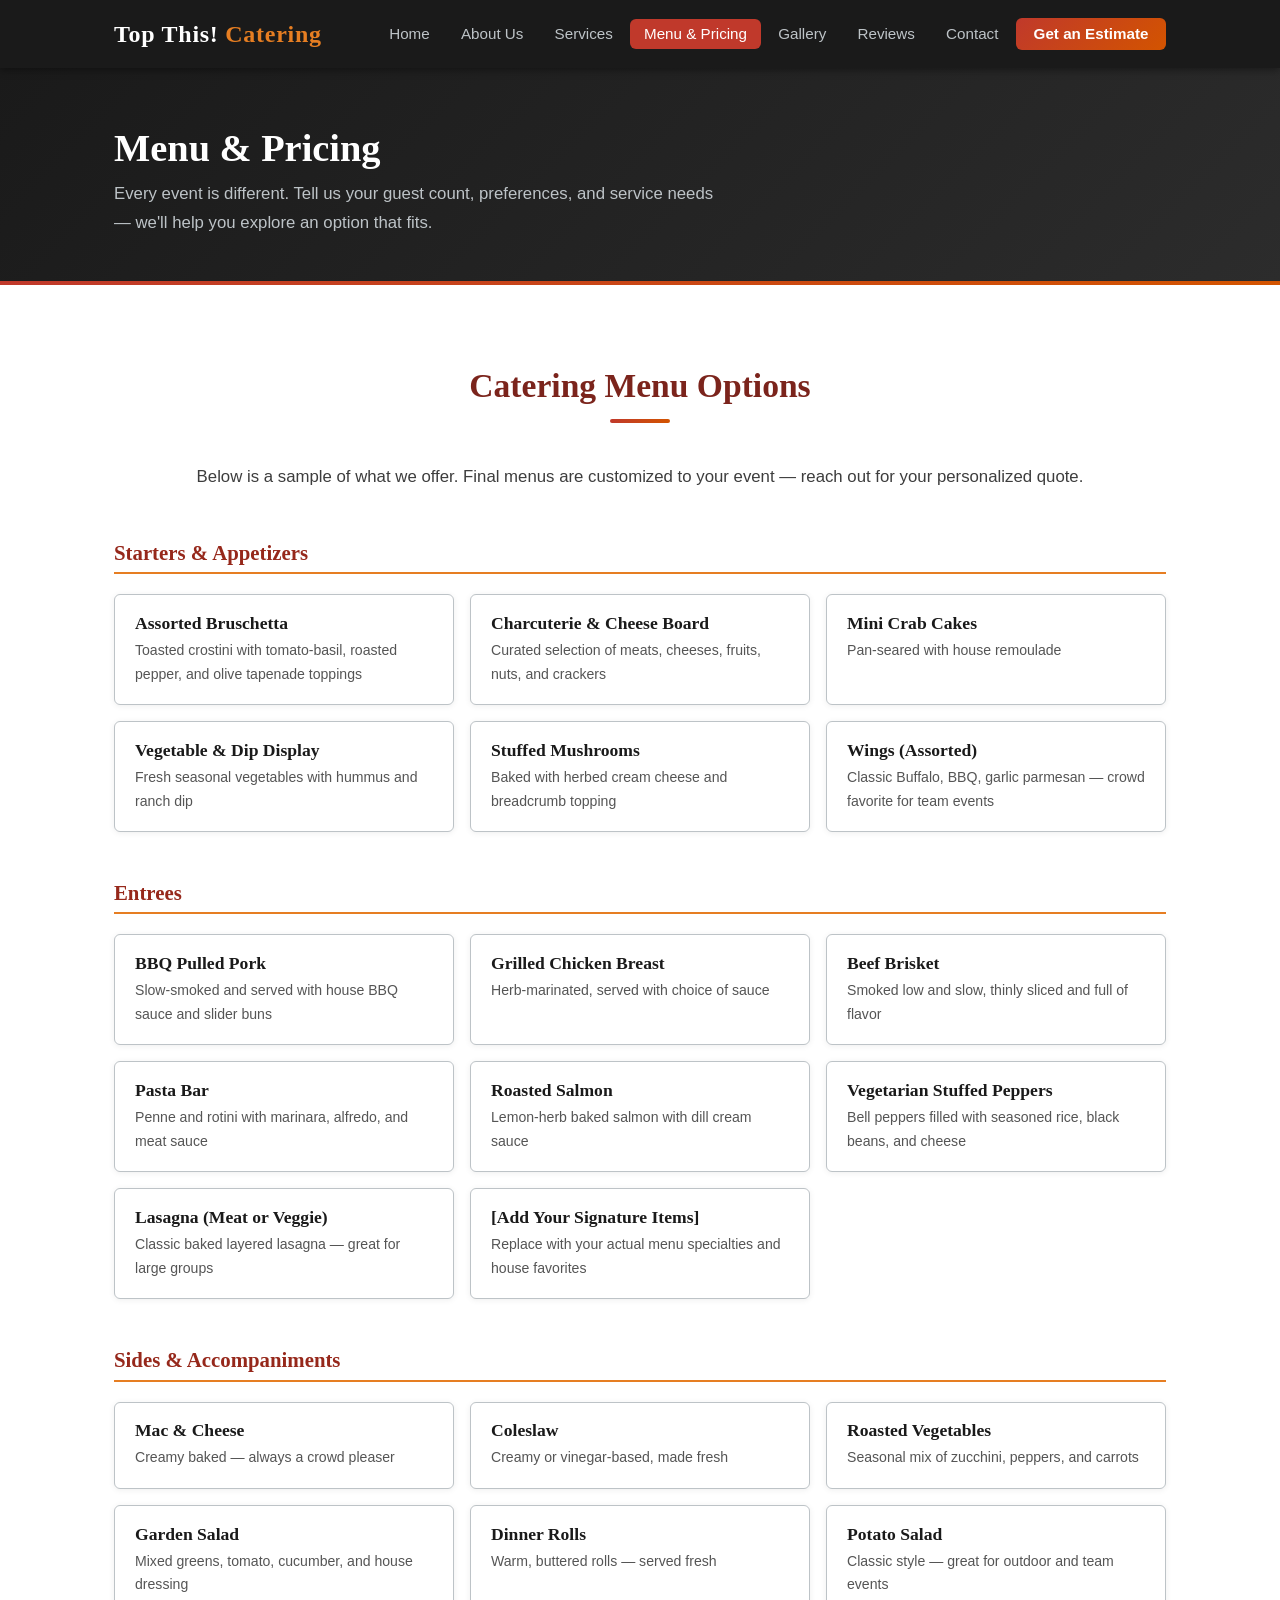
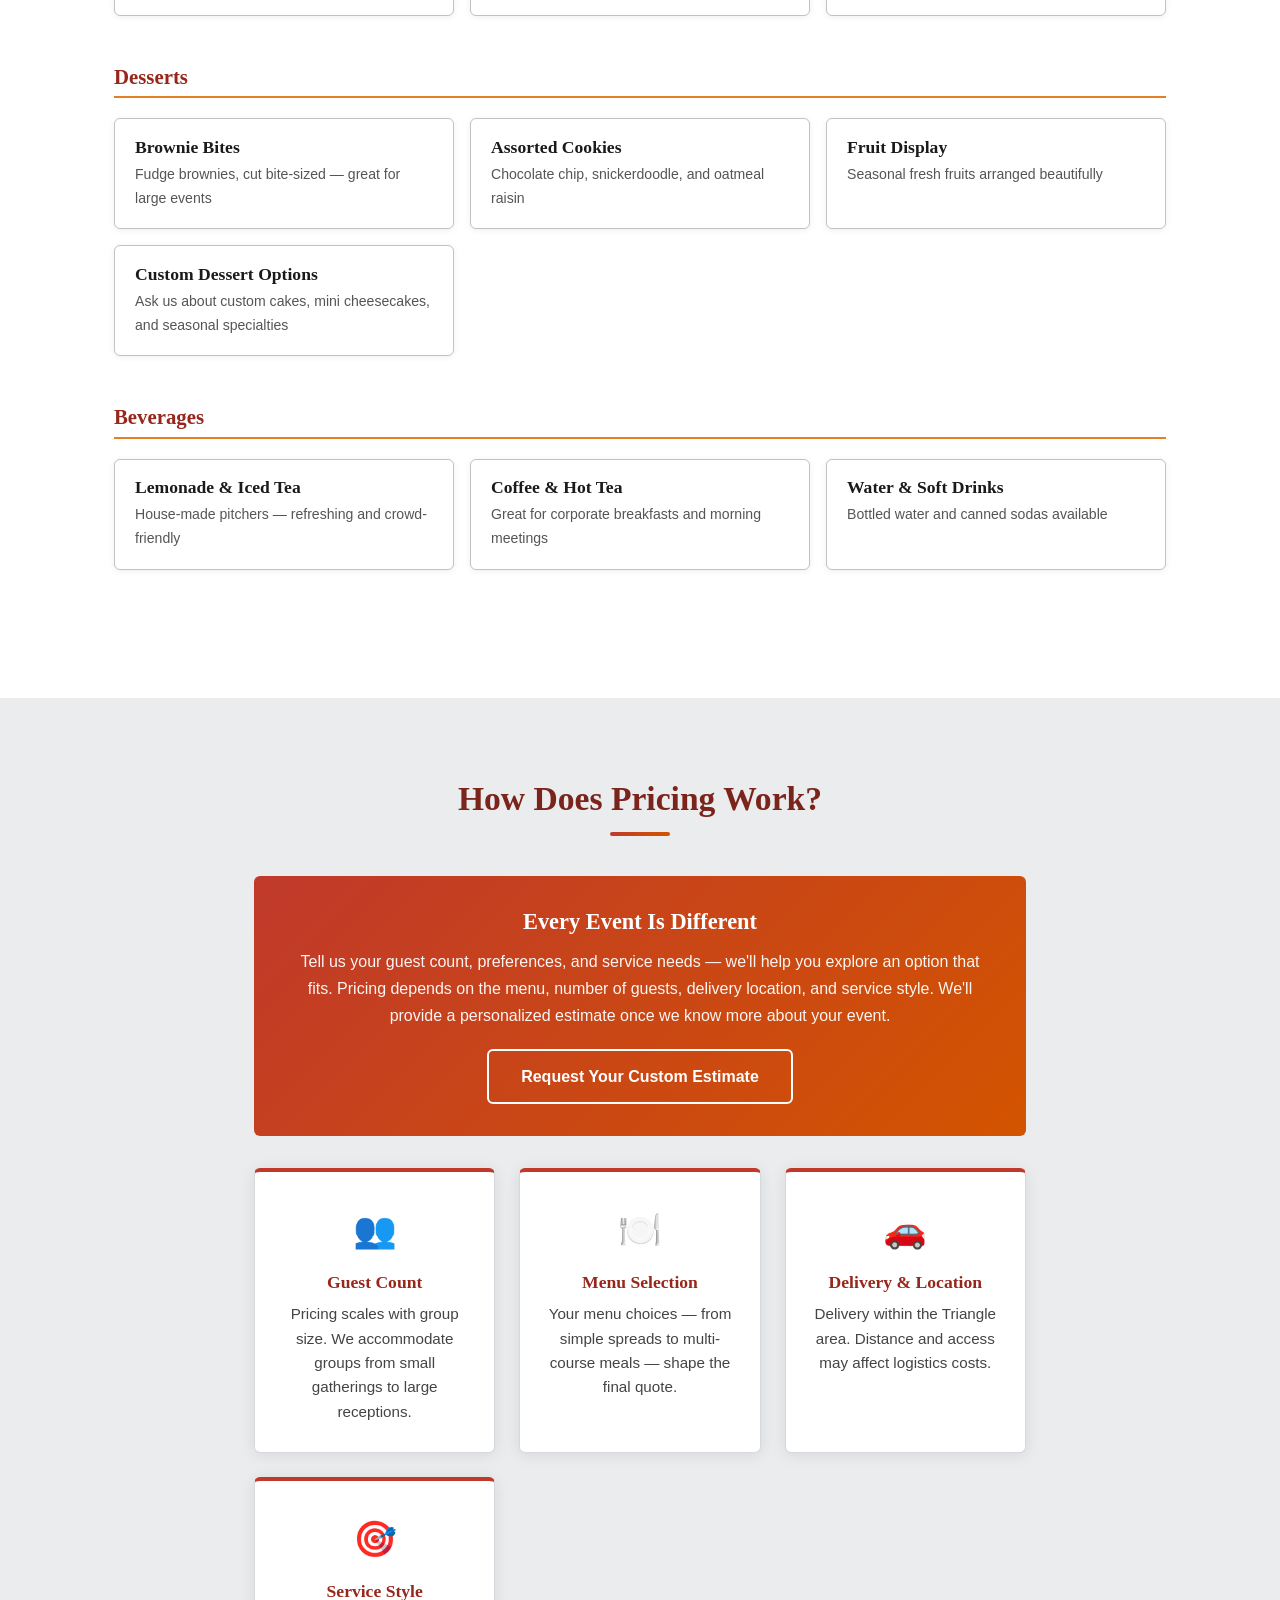
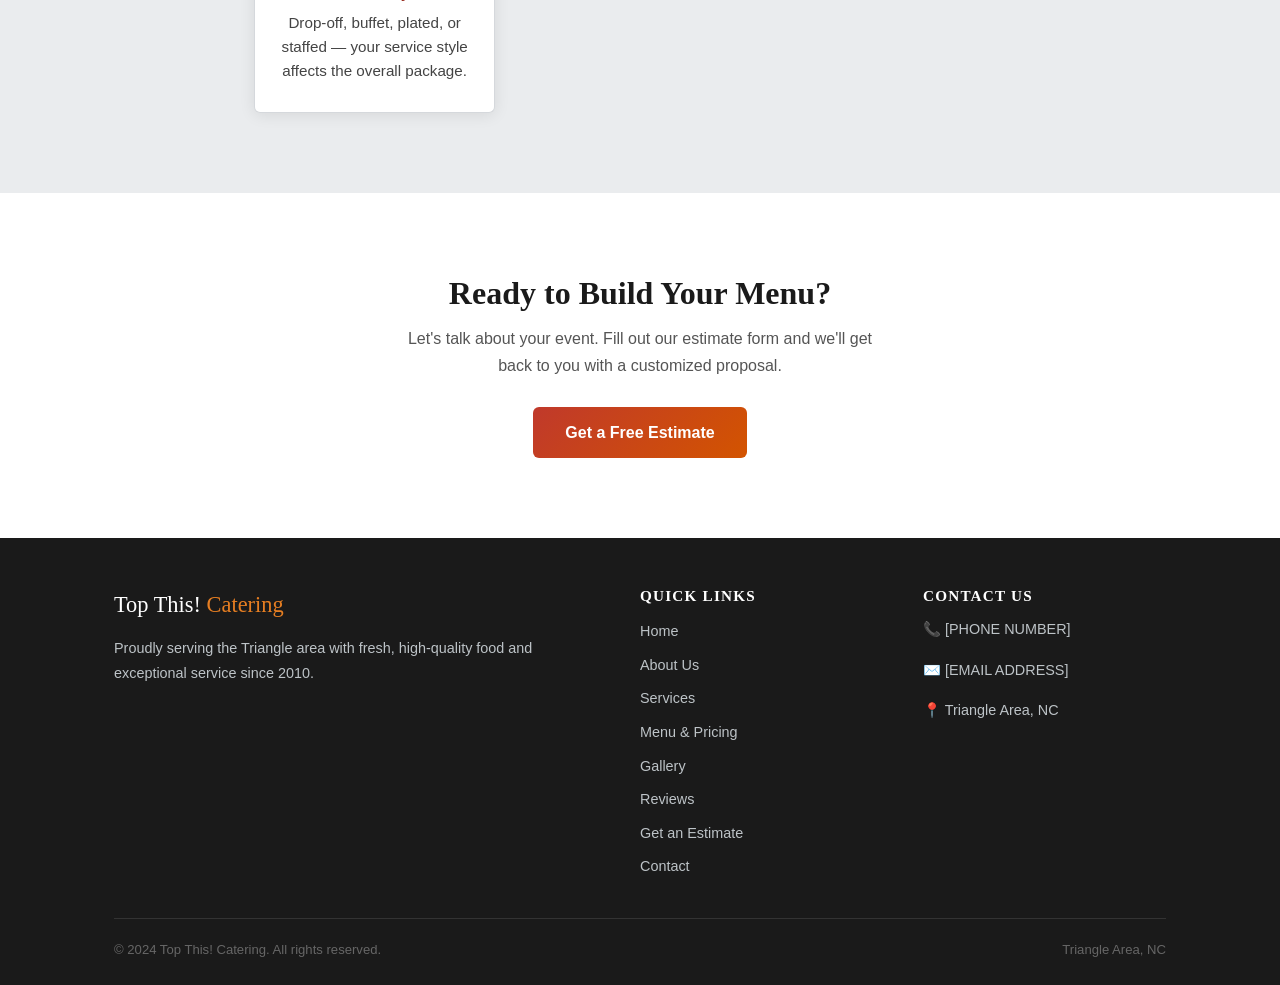
<file: menu.html>
<!DOCTYPE html>
<html lang="en">
<head>
  <meta charset="UTF-8" />
  <meta name="viewport" content="width=device-width, initial-scale=1.0" />
  <title>Menu & Pricing — Top This! Catering</title>
  <meta name="description" content="Explore Top This! Catering's menu options and package guidance. Every event is different — request a custom quote." />
  <link rel="stylesheet" href="styles.css" />
</head>
<body>

  <!-- ── NAVIGATION ── -->
  <nav class="navbar" aria-label="Main navigation">
    <div class="container">
      <a href="index.html" class="nav-brand">Top This!<span> Catering</span></a>
      <button class="nav-toggle" aria-label="Toggle navigation" aria-expanded="false">
        <span></span><span></span><span></span>
      </button>
      <ul class="nav-links" role="list">
        <li><a href="index.html">Home</a></li>
        <li><a href="about.html">About Us</a></li>
        <li><a href="services.html">Services</a></li>
        <li><a href="menu.html">Menu & Pricing</a></li>
        <li><a href="gallery.html">Gallery</a></li>
        <li><a href="reviews.html">Reviews</a></li>
        <li><a href="contact.html">Contact</a></li>
        <li><a href="estimate.html" class="nav-cta">Get an Estimate</a></li>
      </ul>
    </div>
  </nav>

  <!-- ── PAGE HERO ── -->
  <section class="page-hero" aria-label="Menu and Pricing">
    <div class="container">
      <h1>Menu &amp; Pricing</h1>
      <p>Every event is different. Tell us your guest count, preferences, and service needs — we'll help you explore an option that fits.</p>
    </div>
  </section>

  <!-- ── MENU CATEGORIES ── -->
  <section class="section" aria-labelledby="menu-heading">
    <div class="container">
      <h2 class="section-title" id="menu-heading">Catering Menu Options</h2>
      <div class="divider"></div>
      <p class="section-subtitle">Below is a sample of what we offer. Final menus are customized to your event — reach out for your personalized quote.</p>

      <!-- STARTERS & APPETIZERS -->
      <div class="menu-category">
        <h3>Starters &amp; Appetizers</h3>
        <div class="menu-items">
          <div class="menu-item">
            <h4>Assorted Bruschetta</h4>
            <p>Toasted crostini with tomato-basil, roasted pepper, and olive tapenade toppings</p>
          </div>
          <div class="menu-item">
            <h4>Charcuterie &amp; Cheese Board</h4>
            <p>Curated selection of meats, cheeses, fruits, nuts, and crackers</p>
          </div>
          <div class="menu-item">
            <h4>Mini Crab Cakes</h4>
            <p>Pan-seared with house remoulade</p>
          </div>
          <div class="menu-item">
            <h4>Vegetable &amp; Dip Display</h4>
            <p>Fresh seasonal vegetables with hummus and ranch dip</p>
          </div>
          <div class="menu-item">
            <h4>Stuffed Mushrooms</h4>
            <p>Baked with herbed cream cheese and breadcrumb topping</p>
          </div>
          <div class="menu-item">
            <h4>Wings (Assorted)</h4>
            <p>Classic Buffalo, BBQ, garlic parmesan — crowd favorite for team events</p>
          </div>
        </div>
      </div>

      <!-- ENTREES -->
      <div class="menu-category">
        <h3>Entrees</h3>
        <div class="menu-items">
          <div class="menu-item">
            <h4>BBQ Pulled Pork</h4>
            <p>Slow-smoked and served with house BBQ sauce and slider buns</p>
          </div>
          <div class="menu-item">
            <h4>Grilled Chicken Breast</h4>
            <p>Herb-marinated, served with choice of sauce</p>
          </div>
          <div class="menu-item">
            <h4>Beef Brisket</h4>
            <p>Smoked low and slow, thinly sliced and full of flavor</p>
          </div>
          <div class="menu-item">
            <h4>Pasta Bar</h4>
            <p>Penne and rotini with marinara, alfredo, and meat sauce</p>
          </div>
          <div class="menu-item">
            <h4>Roasted Salmon</h4>
            <p>Lemon-herb baked salmon with dill cream sauce</p>
          </div>
          <div class="menu-item">
            <h4>Vegetarian Stuffed Peppers</h4>
            <p>Bell peppers filled with seasoned rice, black beans, and cheese</p>
          </div>
          <div class="menu-item">
            <h4>Lasagna (Meat or Veggie)</h4>
            <p>Classic baked layered lasagna — great for large groups</p>
          </div>
          <div class="menu-item">
            <h4>[Add Your Signature Items]</h4>
            <p>Replace with your actual menu specialties and house favorites</p>
          </div>
        </div>
      </div>

      <!-- SIDES -->
      <div class="menu-category">
        <h3>Sides &amp; Accompaniments</h3>
        <div class="menu-items">
          <div class="menu-item">
            <h4>Mac &amp; Cheese</h4>
            <p>Creamy baked — always a crowd pleaser</p>
          </div>
          <div class="menu-item">
            <h4>Coleslaw</h4>
            <p>Creamy or vinegar-based, made fresh</p>
          </div>
          <div class="menu-item">
            <h4>Roasted Vegetables</h4>
            <p>Seasonal mix of zucchini, peppers, and carrots</p>
          </div>
          <div class="menu-item">
            <h4>Garden Salad</h4>
            <p>Mixed greens, tomato, cucumber, and house dressing</p>
          </div>
          <div class="menu-item">
            <h4>Dinner Rolls</h4>
            <p>Warm, buttered rolls — served fresh</p>
          </div>
          <div class="menu-item">
            <h4>Potato Salad</h4>
            <p>Classic style — great for outdoor and team events</p>
          </div>
        </div>
      </div>

      <!-- DESSERTS -->
      <div class="menu-category">
        <h3>Desserts</h3>
        <div class="menu-items">
          <div class="menu-item">
            <h4>Brownie Bites</h4>
            <p>Fudge brownies, cut bite-sized — great for large events</p>
          </div>
          <div class="menu-item">
            <h4>Assorted Cookies</h4>
            <p>Chocolate chip, snickerdoodle, and oatmeal raisin</p>
          </div>
          <div class="menu-item">
            <h4>Fruit Display</h4>
            <p>Seasonal fresh fruits arranged beautifully</p>
          </div>
          <div class="menu-item">
            <h4>Custom Dessert Options</h4>
            <p>Ask us about custom cakes, mini cheesecakes, and seasonal specialties</p>
          </div>
        </div>
      </div>

      <!-- BEVERAGES -->
      <div class="menu-category">
        <h3>Beverages</h3>
        <div class="menu-items">
          <div class="menu-item">
            <h4>Lemonade &amp; Iced Tea</h4>
            <p>House-made pitchers — refreshing and crowd-friendly</p>
          </div>
          <div class="menu-item">
            <h4>Coffee &amp; Hot Tea</h4>
            <p>Great for corporate breakfasts and morning meetings</p>
          </div>
          <div class="menu-item">
            <h4>Water &amp; Soft Drinks</h4>
            <p>Bottled water and canned sodas available</p>
          </div>
        </div>
      </div>

    </div>
  </section>

  <!-- ── PRICING CALLOUT ── -->
  <section class="section section-alt" aria-labelledby="pricing-heading">
    <div class="container" style="max-width:820px;">
      <h2 class="section-title" id="pricing-heading">How Does Pricing Work?</h2>
      <div class="divider"></div>

      <div class="pricing-note">
        <h3>Every Event Is Different</h3>
        <p>Tell us your guest count, preferences, and service needs — we'll help you explore an option that fits. Pricing depends on the menu, number of guests, delivery location, and service style. We'll provide a personalized estimate once we know more about your event.</p>
        <a href="estimate.html" class="btn btn-outline">Request Your Custom Estimate</a>
      </div>

      <div class="feature-grid" style="margin-top:2rem;">
        <div class="feature-card">
          <div class="feature-icon" aria-hidden="true">👥</div>
          <h3>Guest Count</h3>
          <p>Pricing scales with group size. We accommodate groups from small gatherings to large receptions.</p>
        </div>
        <div class="feature-card">
          <div class="feature-icon" aria-hidden="true">🍽️</div>
          <h3>Menu Selection</h3>
          <p>Your menu choices — from simple spreads to multi-course meals — shape the final quote.</p>
        </div>
        <div class="feature-card">
          <div class="feature-icon" aria-hidden="true">🚗</div>
          <h3>Delivery &amp; Location</h3>
          <p>Delivery within the Triangle area. Distance and access may affect logistics costs.</p>
        </div>
        <div class="feature-card">
          <div class="feature-icon" aria-hidden="true">🎯</div>
          <h3>Service Style</h3>
          <p>Drop-off, buffet, plated, or staffed — your service style affects the overall package.</p>
        </div>
      </div>
    </div>
  </section>

  <!-- ── CTA ── -->
  <section class="section" aria-label="Call to action">
    <div class="container text-center">
      <h2 style="margin-bottom:0.75rem;">Ready to Build Your Menu?</h2>
      <p style="color:var(--mid-gray); max-width:500px; margin:0 auto 1.75rem;">Let's talk about your event. Fill out our estimate form and we'll get back to you with a customized proposal.</p>
      <a href="estimate.html" class="btn btn-primary">Get a Free Estimate</a>
    </div>
  </section>

  <!-- ── FOOTER ── -->
  <footer class="footer" aria-label="Site footer">
    <div class="container">
      <div class="footer-grid">
        <div>
          <div class="footer-brand">Top This!<span> Catering</span></div>
          <p>Proudly serving the Triangle area with fresh, high-quality food and exceptional service since 2010.</p>
        </div>
        <div>
          <h4>Quick Links</h4>
          <ul class="footer-links">
            <li><a href="index.html">Home</a></li>
            <li><a href="about.html">About Us</a></li>
            <li><a href="services.html">Services</a></li>
            <li><a href="menu.html">Menu &amp; Pricing</a></li>
            <li><a href="gallery.html">Gallery</a></li>
            <li><a href="reviews.html">Reviews</a></li>
            <li><a href="estimate.html">Get an Estimate</a></li>
            <li><a href="contact.html">Contact</a></li>
          </ul>
        </div>
        <div>
          <h4>Contact Us</h4>
          <p>📞 <a href="tel:+1XXXXXXXXXX">[PHONE NUMBER]</a></p>
          <p>✉️ <a href="mailto:info@topthiscatering.com">[EMAIL ADDRESS]</a></p>
          <p>📍 Triangle Area, NC</p>
        </div>
      </div>
      <div class="footer-bottom">
        <span>&copy; 2024 Top This! Catering. All rights reserved.</span>
        <span>Triangle Area, NC</span>
      </div>
    </div>
  </footer>

  <script src="nav.js"></script>
</body>
</html>
</file>
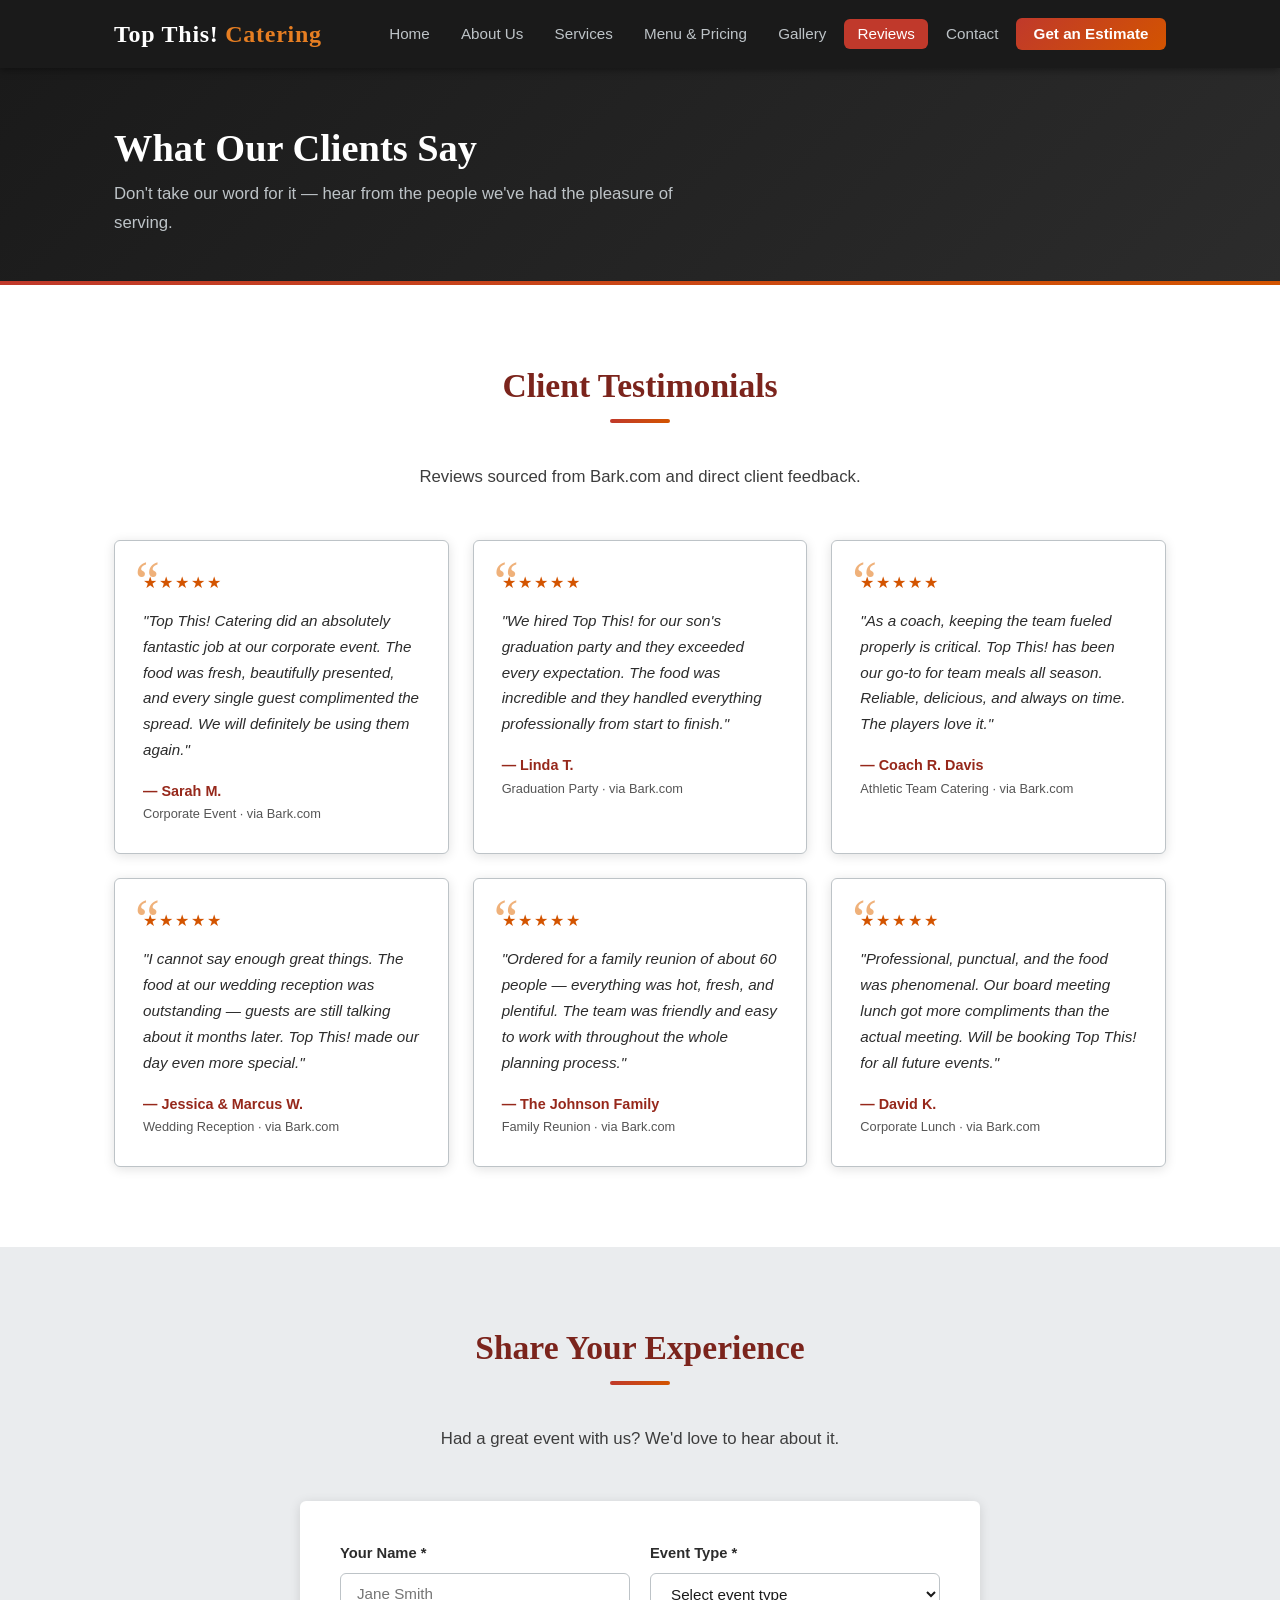
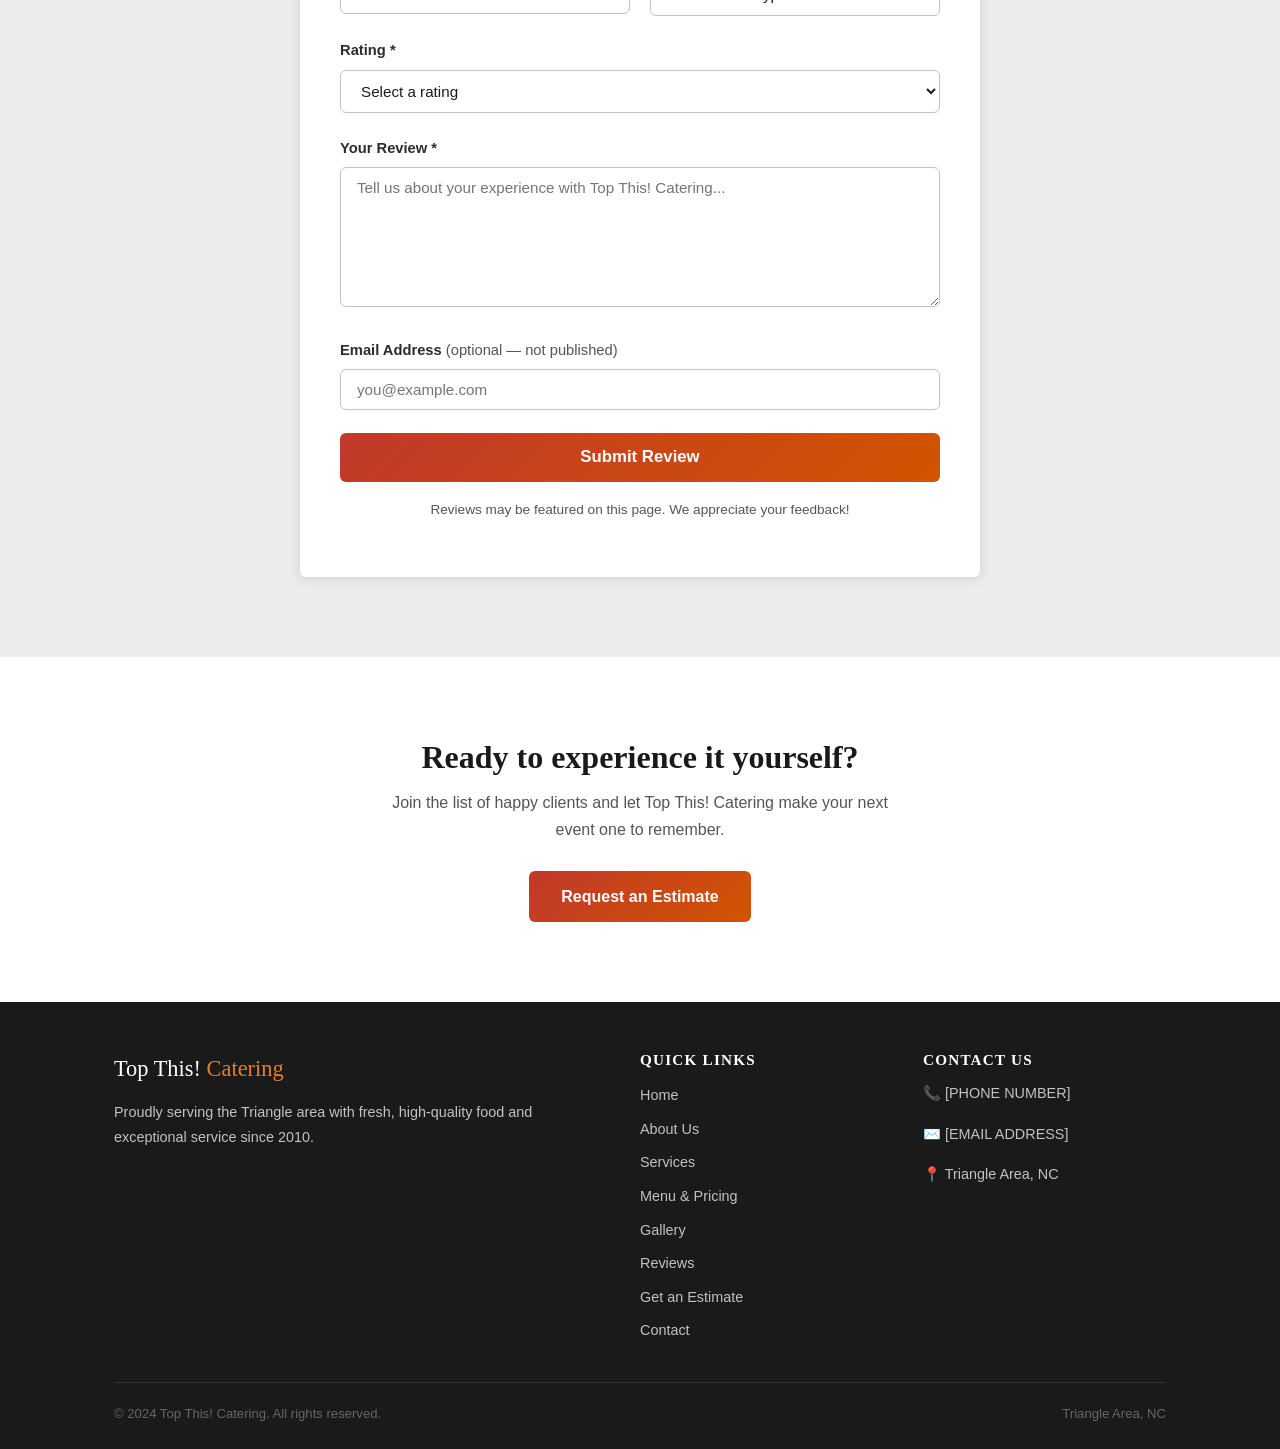
<file: reviews.html>
<!DOCTYPE html>
<html lang="en">
<head>
  <meta charset="UTF-8" />
  <meta name="viewport" content="width=device-width, initial-scale=1.0" />
  <title>Client Reviews — Top This! Catering</title>
  <meta name="description" content="What our clients say about Top This! Catering. Read reviews and share your own experience." />
  <link rel="stylesheet" href="styles.css" />
</head>
<body>

  <!-- NAVIGATION -->
  <nav class="navbar" aria-label="Main navigation">
    <div class="container">
      <a href="index.html" class="nav-brand">Top This!<span> Catering</span></a>
      <button class="nav-toggle" aria-label="Toggle navigation" aria-expanded="false">
        <span></span><span></span><span></span>
      </button>
      <ul class="nav-links" role="list">
        <li><a href="index.html">Home</a></li>
        <li><a href="about.html">About Us</a></li>
        <li><a href="services.html">Services</a></li>
        <li><a href="menu.html">Menu &amp; Pricing</a></li>
        <li><a href="gallery.html">Gallery</a></li>
        <li><a href="reviews.html">Reviews</a></li>
        <li><a href="contact.html">Contact</a></li>
        <li><a href="estimate.html" class="nav-cta">Get an Estimate</a></li>
      </ul>
    </div>
  </nav>

  <!-- PAGE HERO -->
  <section class="page-hero" aria-label="Client Reviews">
    <div class="container">
      <h1>What Our Clients Say</h1>
      <p>Don't take our word for it — hear from the people we've had the pleasure of serving.</p>
    </div>
  </section>

  <!-- REVIEWS -->
  <section class="section" aria-labelledby="reviews-heading">
    <div class="container">
      <h2 class="section-title" id="reviews-heading">Client Testimonials</h2>
      <div class="divider"></div>
      <p class="section-subtitle">Reviews sourced from Bark.com and direct client feedback.</p>

      <div class="reviews-grid">

        <article class="review-card">
          <div class="review-stars" aria-label="5 out of 5 stars">★★★★★</div>
          <p class="review-text">"Top This! Catering did an absolutely fantastic job at our corporate event. The food was fresh, beautifully presented, and every single guest complimented the spread. We will definitely be using them again."</p>
          <div class="review-author">— Sarah M.</div>
          <div class="review-source">Corporate Event · via Bark.com</div>
        </article>

        <article class="review-card">
          <div class="review-stars" aria-label="5 out of 5 stars">★★★★★</div>
          <p class="review-text">"We hired Top This! for our son's graduation party and they exceeded every expectation. The food was incredible and they handled everything professionally from start to finish."</p>
          <div class="review-author">— Linda T.</div>
          <div class="review-source">Graduation Party · via Bark.com</div>
        </article>

        <article class="review-card">
          <div class="review-stars" aria-label="5 out of 5 stars">★★★★★</div>
          <p class="review-text">"As a coach, keeping the team fueled properly is critical. Top This! has been our go-to for team meals all season. Reliable, delicious, and always on time. The players love it."</p>
          <div class="review-author">— Coach R. Davis</div>
          <div class="review-source">Athletic Team Catering · via Bark.com</div>
        </article>

        <article class="review-card">
          <div class="review-stars" aria-label="5 out of 5 stars">★★★★★</div>
          <p class="review-text">"I cannot say enough great things. The food at our wedding reception was outstanding — guests are still talking about it months later. Top This! made our day even more special."</p>
          <div class="review-author">— Jessica &amp; Marcus W.</div>
          <div class="review-source">Wedding Reception · via Bark.com</div>
        </article>

        <article class="review-card">
          <div class="review-stars" aria-label="5 out of 5 stars">★★★★★</div>
          <p class="review-text">"Ordered for a family reunion of about 60 people — everything was hot, fresh, and plentiful. The team was friendly and easy to work with throughout the whole planning process."</p>
          <div class="review-author">— The Johnson Family</div>
          <div class="review-source">Family Reunion · via Bark.com</div>
        </article>

        <article class="review-card">
          <div class="review-stars" aria-label="5 out of 5 stars">★★★★★</div>
          <p class="review-text">"Professional, punctual, and the food was phenomenal. Our board meeting lunch got more compliments than the actual meeting. Will be booking Top This! for all future events."</p>
          <div class="review-author">— David K.</div>
          <div class="review-source">Corporate Lunch · via Bark.com</div>
        </article>

      </div>
    </div>
  </section>

  <!-- LEAVE A REVIEW -->
  <section class="section section-alt" aria-labelledby="write-review-heading">
    <div class="container">
      <h2 class="section-title" id="write-review-heading">Share Your Experience</h2>
      <div class="divider"></div>
      <p class="section-subtitle">Had a great event with us? We'd love to hear about it.</p>

      <div class="form-wrapper">
        <form data-form="review" novalidate aria-label="Submit a review">

          <div class="form-row">
            <div class="form-group">
              <label for="review-name">Your Name <span aria-hidden="true">*</span></label>
              <input type="text" id="review-name" name="name" required placeholder="Jane Smith" autocomplete="name" />
            </div>
            <div class="form-group">
              <label for="review-event">Event Type <span aria-hidden="true">*</span></label>
              <select id="review-event" name="event_type" required>
                <option value="" disabled selected>Select event type</option>
                <option value="wedding">Wedding</option>
                <option value="corporate">Corporate Event</option>
                <option value="athletic">Athletic Team</option>
                <option value="party">Party / Celebration</option>
                <option value="family">Family Gathering</option>
                <option value="other">Other</option>
              </select>
            </div>
          </div>

          <div class="form-group">
            <label for="review-rating">Rating <span aria-hidden="true">*</span></label>
            <select id="review-rating" name="rating" required>
              <option value="" disabled selected>Select a rating</option>
              <option value="5">★★★★★ — Excellent</option>
              <option value="4">★★★★☆ — Very Good</option>
              <option value="3">★★★☆☆ — Good</option>
              <option value="2">★★☆☆☆ — Fair</option>
              <option value="1">★☆☆☆☆ — Poor</option>
            </select>
          </div>

          <div class="form-group">
            <label for="review-text">Your Review <span aria-hidden="true">*</span></label>
            <textarea id="review-text" name="review" required placeholder="Tell us about your experience with Top This! Catering..." style="min-height:140px;"></textarea>
          </div>

          <div class="form-group">
            <label for="review-email">Email Address <span aria-hidden="true" style="color:var(--mid-gray); font-weight:400;">(optional — not published)</span></label>
            <input type="email" id="review-email" name="email" placeholder="you@example.com" autocomplete="email" />
          </div>

          <button type="submit" class="btn btn-primary form-submit">Submit Review</button>
          <p class="form-note">Reviews may be featured on this page. We appreciate your feedback!</p>

        </form>

        <div class="form-success" role="alert">
          <div class="success-icon" aria-hidden="true">🙌</div>
          <h3>Thank You!</h3>
          <p>Your review has been submitted. We truly appreciate you taking the time to share your experience.</p>
          <a href="index.html" class="btn btn-primary mt-1">Back to Home</a>
        </div>
      </div>
    </div>
  </section>

  <!-- CTA -->
  <section class="section" aria-label="Call to action">
    <div class="container text-center">
      <h2 style="margin-bottom:0.75rem;">Ready to experience it yourself?</h2>
      <p style="color:var(--mid-gray); max-width:500px; margin:0 auto 1.75rem;">Join the list of happy clients and let Top This! Catering make your next event one to remember.</p>
      <a href="estimate.html" class="btn btn-primary">Request an Estimate</a>
    </div>
  </section>

  <!-- FOOTER -->
  <footer class="footer" aria-label="Site footer">
    <div class="container">
      <div class="footer-grid">
        <div>
          <div class="footer-brand">Top This!<span> Catering</span></div>
          <p>Proudly serving the Triangle area with fresh, high-quality food and exceptional service since 2010.</p>
        </div>
        <div>
          <h4>Quick Links</h4>
          <ul class="footer-links">
            <li><a href="index.html">Home</a></li>
            <li><a href="about.html">About Us</a></li>
            <li><a href="services.html">Services</a></li>
            <li><a href="menu.html">Menu &amp; Pricing</a></li>
            <li><a href="gallery.html">Gallery</a></li>
            <li><a href="reviews.html">Reviews</a></li>
            <li><a href="estimate.html">Get an Estimate</a></li>
            <li><a href="contact.html">Contact</a></li>
          </ul>
        </div>
        <div>
          <h4>Contact Us</h4>
          <p>📞 <a href="tel:+1XXXXXXXXXX">[PHONE NUMBER]</a></p>
          <p>✉️ <a href="mailto:info@topthiscatering.com">[EMAIL ADDRESS]</a></p>
          <p>📍 Triangle Area, NC</p>
        </div>
      </div>
      <div class="footer-bottom">
        <span>&copy; 2024 Top This! Catering. All rights reserved.</span>
        <span>Triangle Area, NC</span>
      </div>
    </div>
  </footer>

  <script src="nav.js"></script>
</body>
</html>
</file>
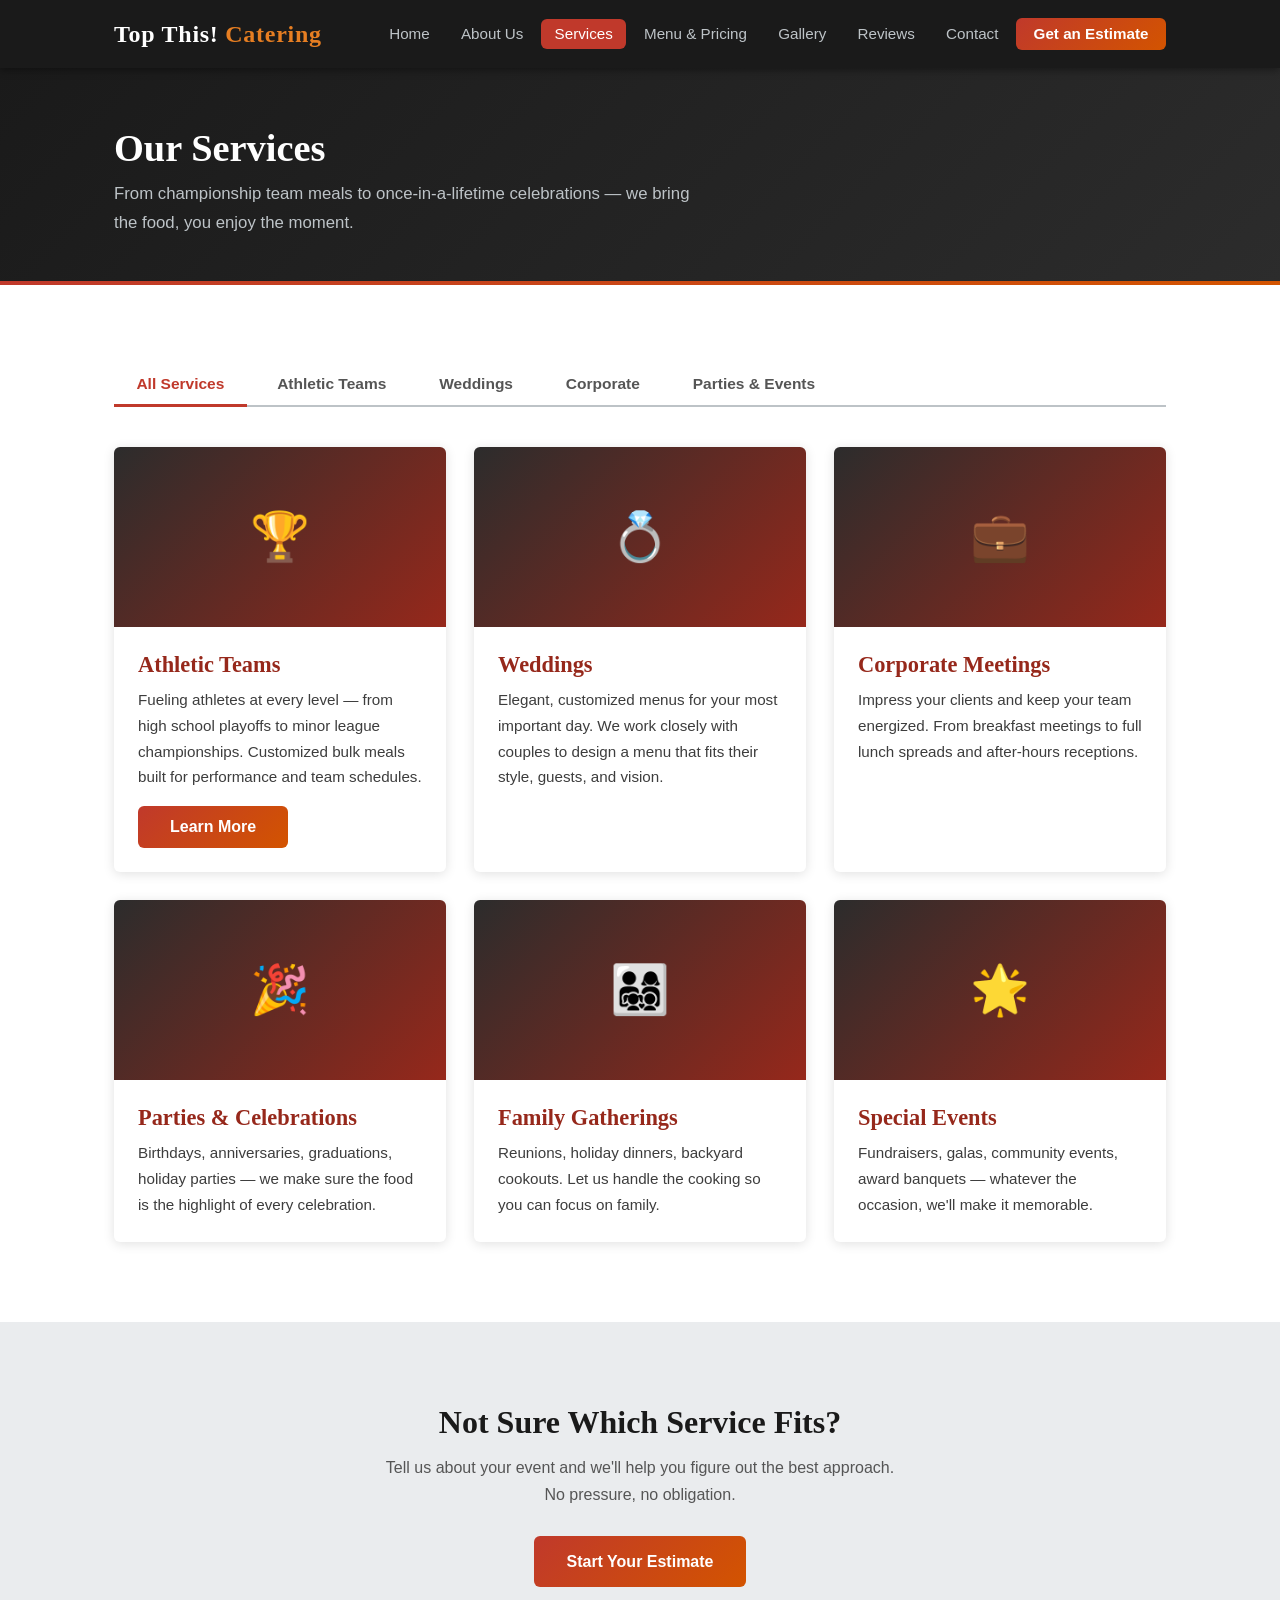
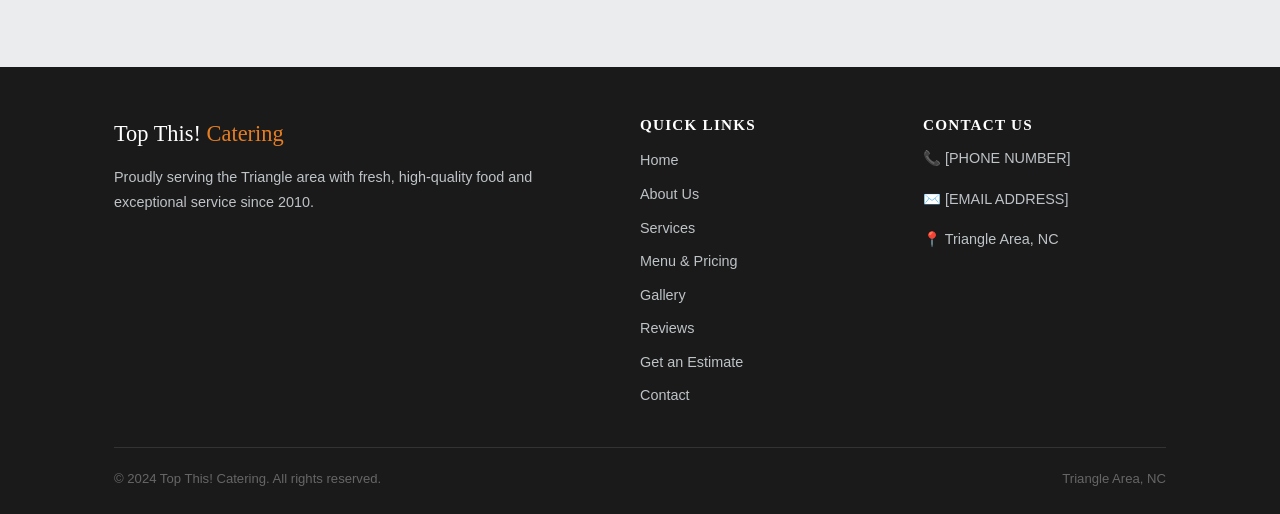
<file: services.html>
<!DOCTYPE html>
<html lang="en">
<head>
  <meta charset="UTF-8" />
  <meta name="viewport" content="width=device-width, initial-scale=1.0" />
  <title>Services — Top This! Catering</title>
  <meta name="description" content="Top This! Catering serves weddings, athletic teams, corporate meetings, parties, family gatherings, and special events in the Triangle area." />
  <link rel="stylesheet" href="styles.css" />
  <style>
    /* ── Tab styles (Services page only) ── */
    .tab-nav {
      display: flex;
      gap: 0.5rem;
      border-bottom: 2px solid var(--silver);
      margin-bottom: 2.5rem;
      flex-wrap: wrap;
    }
    .tab-btn {
      background: none;
      border: none;
      padding: 0.65rem 1.4rem;
      font-size: 0.97rem;
      font-weight: 600;
      font-family: var(--font-main);
      cursor: pointer;
      color: var(--mid-gray);
      border-bottom: 3px solid transparent;
      margin-bottom: -2px;
      transition: color 0.2s, border-color 0.2s;
    }
    .tab-btn:hover { color: var(--red); }
    .tab-btn.active {
      color: var(--red);
      border-bottom-color: var(--red);
    }
    .tab-panel { display: none; }
    .tab-panel.active { display: block; }
  </style>
</head>
<body>

  <!-- ── NAVIGATION ── -->
  <nav class="navbar" aria-label="Main navigation">
    <div class="container">
      <a href="index.html" class="nav-brand">Top This!<span> Catering</span></a>
      <button class="nav-toggle" aria-label="Toggle navigation" aria-expanded="false">
        <span></span><span></span><span></span>
      </button>
      <ul class="nav-links" role="list">
        <li><a href="index.html">Home</a></li>
        <li><a href="about.html">About Us</a></li>
        <li><a href="services.html">Services</a></li>
        <li><a href="menu.html">Menu & Pricing</a></li>
        <li><a href="gallery.html">Gallery</a></li>
        <li><a href="reviews.html">Reviews</a></li>
        <li><a href="contact.html">Contact</a></li>
        <li><a href="estimate.html" class="nav-cta">Get an Estimate</a></li>
      </ul>
    </div>
  </nav>

  <!-- ── PAGE HERO ── -->
  <section class="page-hero" aria-label="Services">
    <div class="container">
      <h1>Our Services</h1>
      <p>From championship team meals to once-in-a-lifetime celebrations — we bring the food, you enjoy the moment.</p>
    </div>
  </section>

  <!-- ── TABS ── -->
  <section class="section" aria-label="Services tabs">
    <div class="container">
      <div class="tab-nav" role="tablist" aria-label="Service categories">
        <button class="tab-btn active" role="tab" aria-selected="true"  aria-controls="tab-all"      id="btn-all">All Services</button>
        <button class="tab-btn"        role="tab" aria-selected="false" aria-controls="tab-athletic"  id="btn-athletic">Athletic Teams</button>
        <button class="tab-btn"        role="tab" aria-selected="false" aria-controls="tab-weddings"  id="btn-weddings">Weddings</button>
        <button class="tab-btn"        role="tab" aria-selected="false" aria-controls="tab-corporate" id="btn-corporate">Corporate</button>
        <button class="tab-btn"        role="tab" aria-selected="false" aria-controls="tab-social"    id="btn-social">Parties &amp; Events</button>
      </div>

      <!-- ALL SERVICES -->
      <div class="tab-panel active" id="tab-all" role="tabpanel" aria-labelledby="btn-all">
        <div class="service-grid">

          <div class="service-card">
            <div class="service-card-img" aria-hidden="true">🏆</div>
            <div class="service-card-body">
              <h3>Athletic Teams</h3>
              <p>Fueling athletes at every level — from high school playoffs to minor league championships. Customized bulk meals built for performance and team schedules.</p>
              <button class="btn btn-primary mt-1" onclick="switchTab('athletic')">Learn More</button>
            </div>
          </div>

          <div class="service-card">
            <div class="service-card-img" aria-hidden="true">💍</div>
            <div class="service-card-body">
              <h3>Weddings</h3>
              <p>Elegant, customized menus for your most important day. We work closely with couples to design a menu that fits their style, guests, and vision.</p>
            </div>
          </div>

          <div class="service-card">
            <div class="service-card-img" aria-hidden="true">💼</div>
            <div class="service-card-body">
              <h3>Corporate Meetings</h3>
              <p>Impress your clients and keep your team energized. From breakfast meetings to full lunch spreads and after-hours receptions.</p>
            </div>
          </div>

          <div class="service-card">
            <div class="service-card-img" aria-hidden="true">🎉</div>
            <div class="service-card-body">
              <h3>Parties &amp; Celebrations</h3>
              <p>Birthdays, anniversaries, graduations, holiday parties — we make sure the food is the highlight of every celebration.</p>
            </div>
          </div>

          <div class="service-card">
            <div class="service-card-img" aria-hidden="true">👨‍👩‍👧‍👦</div>
            <div class="service-card-body">
              <h3>Family Gatherings</h3>
              <p>Reunions, holiday dinners, backyard cookouts. Let us handle the cooking so you can focus on family.</p>
            </div>
          </div>

          <div class="service-card">
            <div class="service-card-img" aria-hidden="true">🌟</div>
            <div class="service-card-body">
              <h3>Special Events</h3>
              <p>Fundraisers, galas, community events, award banquets — whatever the occasion, we'll make it memorable.</p>
            </div>
          </div>

        </div>
      </div>

      <!-- ATHLETIC TEAMS -->
      <div class="tab-panel" id="tab-athletic" role="tabpanel" aria-labelledby="btn-athletic">
        <div style="display:grid; grid-template-columns:1fr 1fr; gap:2.5rem; align-items:start;" class="about-intro">
          <div>
            <span class="badge">Tom's Specialty</span>
            <h2 style="margin-top:0.75rem; margin-bottom:1rem; color:var(--red-dark);">Feeding Champions</h2>
            <p>Athletic team catering is one of our greatest points of pride. Since the founding of Top This! Catering, we have had the honor of serving <strong>19 minor league, collegiate, and high school championship teams</strong> across the Triangle area and beyond.</p>
            <p>We understand the unique demands of team catering — timing, portion size, dietary variety, and the logistics of feeding a large group efficiently. We handle all of it so coaches and athletes can stay focused on the game.</p>
            <h3 style="color:var(--red-dark); margin-bottom:0.5rem; margin-top:1.25rem;">What We Offer for Teams</h3>
            <ul style="list-style:disc; padding-left:1.5rem; color:var(--mid-gray); font-size:0.95rem; line-height:2;">
              <li>Pre-game and post-game team meals</li>
              <li>Bulk catering for rosters of any size</li>
              <li>Flexible delivery and on-site service options</li>
              <li>Menus designed around athletic nutrition</li>
              <li>Custom options to accommodate dietary needs</li>
              <li>Reliable scheduling around game and practice calendars</li>
            </ul>
            <a href="estimate.html" class="btn btn-primary mt-2">Book Team Catering</a>
          </div>
          <div>
            <h3 style="color:var(--red-dark); margin-bottom:1.25rem;">Teams We've Served</h3>
            <p style="font-size:0.9rem; color:var(--mid-gray); margin-bottom:1rem;">We're proud to have been part of these organizations' winning journeys:</p>
            <div class="teams-list">
              <div class="team-item">
                <strong>[TEAM NAME]</strong>
                [Sport] · [Year/Season]
              </div>
              <div class="team-item">
                <strong>[TEAM NAME]</strong>
                [Sport] · [Year/Season]
              </div>
              <div class="team-item">
                <strong>[TEAM NAME]</strong>
                [Sport] · [Year/Season]
              </div>
              <div class="team-item">
                <strong>[TEAM NAME]</strong>
                [Sport] · [Year/Season]
              </div>
              <div class="team-item">
                <strong>[TEAM NAME]</strong>
                [Sport] · [Year/Season]
              </div>
              <div class="team-item">
                <strong>[TEAM NAME]</strong>
                [Sport] · [Year/Season]
              </div>
              <div class="team-item">
                <strong>[TEAM NAME]</strong>
                [Sport] · [Year/Season]
              </div>
              <div class="team-item">
                <strong>[TEAM NAME]</strong>
                [Sport] · [Year/Season]
              </div>
              <div class="team-item">
                <strong>[TEAM NAME]</strong>
                [Sport] · [Year/Season]
              </div>
              <div class="team-item">
                <strong>+ 10 more</strong>
                championship teams
              </div>
            </div>
            <p style="font-size:0.82rem; color:var(--mid-gray); margin-top:1rem;"><em>Replace placeholders above with actual team names, sports, and seasons.</em></p>
          </div>
        </div>
      </div>

      <!-- WEDDINGS -->
      <div class="tab-panel" id="tab-weddings" role="tabpanel" aria-labelledby="btn-weddings">
        <div style="max-width:750px; margin:0 auto;">
          <h2 style="color:var(--red-dark); margin-bottom:1rem;">Wedding Catering</h2>
          <p>Your wedding day should be perfect — including the food. Top This! Catering works with couples to build a menu that reflects their taste, accommodates their guests, and creates the kind of meal everyone talks about long after the last dance.</p>
          <h3 style="color:var(--red-dark); margin:1.5rem 0 0.75rem;">What's Included</h3>
          <div class="feature-grid" style="margin-bottom:1.5rem;">
            <div class="feature-card">
              <h3>Custom Menu Design</h3>
              <p>We sit down with you to build a menu around your preferences and dietary needs.</p>
            </div>
            <div class="feature-card">
              <h3>Full-Service Staffing</h3>
              <p>Professional setup, service, and breakdown so your day runs smoothly.</p>
            </div>
            <div class="feature-card">
              <h3>Flexible Packages</h3>
              <p>Buffet, plated, or stations — we'll design the service style that fits your event.</p>
            </div>
          </div>
          <a href="estimate.html" class="btn btn-primary">Request Wedding Estimate</a>
        </div>
      </div>

      <!-- CORPORATE -->
      <div class="tab-panel" id="tab-corporate" role="tabpanel" aria-labelledby="btn-corporate">
        <div style="max-width:750px; margin:0 auto;">
          <h2 style="color:var(--red-dark); margin-bottom:1rem;">Corporate Catering</h2>
          <p>Keep your team focused and your clients impressed. Whether it's a morning meeting, working lunch, training session, or company celebration, Top This! delivers professional catering that reflects well on your organization.</p>
          <h3 style="color:var(--red-dark); margin:1.5rem 0 0.75rem;">Corporate Options</h3>
          <div class="feature-grid" style="margin-bottom:1.5rem;">
            <div class="feature-card">
              <h3>Breakfast &amp; Lunch</h3>
              <p>Reliable daily or one-time setups for meetings, trainings, and conferences.</p>
            </div>
            <div class="feature-card">
              <h3>Receptions &amp; Galas</h3>
              <p>Elevated menus for client events, award dinners, and company milestones.</p>
            </div>
            <div class="feature-card">
              <h3>Drop-Off Catering</h3>
              <p>Full spread delivered and set up, no on-site staff required.</p>
            </div>
          </div>
          <a href="estimate.html" class="btn btn-primary">Request Corporate Estimate</a>
        </div>
      </div>

      <!-- PARTIES & EVENTS -->
      <div class="tab-panel" id="tab-social" role="tabpanel" aria-labelledby="btn-social">
        <div style="max-width:750px; margin:0 auto;">
          <h2 style="color:var(--red-dark); margin-bottom:1rem;">Parties &amp; Special Events</h2>
          <p>Birthdays, graduations, anniversaries, family reunions, holiday parties, fundraisers — great food makes every occasion better. We'll customize a menu and service style that fits your vibe, guest count, and budget.</p>
          <div class="feature-grid" style="margin:1.5rem 0;">
            <div class="feature-card">
              <h3>Birthday Parties</h3>
              <p>Make it memorable — we take care of the food so you can enjoy the celebration.</p>
            </div>
            <div class="feature-card">
              <h3>Family Reunions</h3>
              <p>Large-group menus that bring everyone to the table together.</p>
            </div>
            <div class="feature-card">
              <h3>Holiday Events</h3>
              <p>Seasonal menus that make your holiday gatherings extra special.</p>
            </div>
            <div class="feature-card">
              <h3>Graduations &amp; Milestones</h3>
              <p>Celebrate the big moments with great food and great company.</p>
            </div>
          </div>
          <a href="estimate.html" class="btn btn-primary">Request Event Estimate</a>
        </div>
      </div>

    </div><!-- /.container -->
  </section>

  <!-- ── CTA ── -->
  <section class="section section-alt" aria-label="Call to action">
    <div class="container text-center">
      <h2 style="margin-bottom:0.75rem;">Not Sure Which Service Fits?</h2>
      <p style="color:var(--mid-gray); max-width:520px; margin:0 auto 1.75rem;">Tell us about your event and we'll help you figure out the best approach. No pressure, no obligation.</p>
      <a href="estimate.html" class="btn btn-primary">Start Your Estimate</a>
    </div>
  </section>

  <!-- ── FOOTER ── -->
  <footer class="footer" aria-label="Site footer">
    <div class="container">
      <div class="footer-grid">
        <div>
          <div class="footer-brand">Top This!<span> Catering</span></div>
          <p>Proudly serving the Triangle area with fresh, high-quality food and exceptional service since 2010.</p>
        </div>
        <div>
          <h4>Quick Links</h4>
          <ul class="footer-links">
            <li><a href="index.html">Home</a></li>
            <li><a href="about.html">About Us</a></li>
            <li><a href="services.html">Services</a></li>
            <li><a href="menu.html">Menu &amp; Pricing</a></li>
            <li><a href="gallery.html">Gallery</a></li>
            <li><a href="reviews.html">Reviews</a></li>
            <li><a href="estimate.html">Get an Estimate</a></li>
            <li><a href="contact.html">Contact</a></li>
          </ul>
        </div>
        <div>
          <h4>Contact Us</h4>
          <p>📞 <a href="tel:+1XXXXXXXXXX">[PHONE NUMBER]</a></p>
          <p>✉️ <a href="mailto:info@topthiscatering.com">[EMAIL ADDRESS]</a></p>
          <p>📍 Triangle Area, NC</p>
        </div>
      </div>
      <div class="footer-bottom">
        <span>&copy; 2024 Top This! Catering. All rights reserved.</span>
        <span>Triangle Area, NC</span>
      </div>
    </div>
  </footer>

  <script src="nav.js"></script>
  <script>
    // Tab switching logic
    function switchTab(id) {
      document.querySelectorAll('.tab-btn').forEach(b => {
        b.classList.remove('active');
        b.setAttribute('aria-selected', 'false');
      });
      document.querySelectorAll('.tab-panel').forEach(p => p.classList.remove('active'));
      const btn   = document.getElementById('btn-' + id);
      const panel = document.getElementById('tab-' + id);
      if (btn && panel) {
        btn.classList.add('active');
        btn.setAttribute('aria-selected', 'true');
        panel.classList.add('active');
      }
    }

    document.querySelectorAll('.tab-btn').forEach(function (btn) {
      btn.addEventListener('click', function () {
        const id = this.getAttribute('aria-controls').replace('tab-', '');
        switchTab(id);
      });
    });

    // Support deep-linking via hash, e.g. services.html#athletic
    (function () {
      const hash = window.location.hash.replace('#', '');
      if (hash) switchTab(hash);
    })();
  </script>
</body>
</html>
</file>
<file: styles.css>
/* =============================================
   Top This! Catering — Global Stylesheet
   Color Scheme: Red, Burnt Orange, Silver, Black
   ============================================= */

/* --- Reset & Base --- */
*, *::before, *::after {
  box-sizing: border-box;
  margin: 0;
  padding: 0;
}

:root {
  --red:         #C0392B;
  --red-dark:    #96281B;
  --orange:      #D35400;
  --orange-light:#E67E22;
  --silver:      #BDC3C7;
  --silver-light:#ECF0F1;
  --black:       #1A1A1A;
  --dark-gray:   #2C2C2C;
  --mid-gray:    #555555;
  --white:       #FFFFFF;
  --font-main:   'Segoe UI', Arial, sans-serif;
  --font-head:   'Georgia', serif;
  --max-width:   1100px;
  --radius:      6px;
  --shadow:      0 2px 12px rgba(0,0,0,0.12);
  --transition:  0.25s ease;
}

html {
  scroll-behavior: smooth;
}

body {
  font-family: var(--font-main);
  background-color: var(--white);
  color: #1A1A1A;
  line-height: 1.7;
  font-size: 16px;
}

img {
  max-width: 100%;
  display: block;
}

a {
  color: var(--red);
  text-decoration: none;
  transition: color var(--transition);
}

a:hover {
  color: var(--orange);
}

ul {
  list-style: none;
}

/* --- Typography --- */
h1, h2, h3, h4 {
  font-family: var(--font-head);
  line-height: 1.25;
  color: var(--black);
}

h1 { font-size: 2.6rem; }
h2 { font-size: 2rem;   }
h3 { font-size: 1.4rem; }
h4 { font-size: 1.1rem; }

p { margin-bottom: 1rem; }

/* --- Layout Helpers --- */
.container {
  max-width: var(--max-width);
  margin: 0 auto;
  padding: 0 1.5rem;
}

.section {
  padding: 5rem 0;
}

.section-alt {
  background-color: #EAECEE;
}

.section-dark {
  background-color: #1A1A1A;
  color: var(--silver-light);
}

.section-dark h2,
.section-dark h3 {
  color: #FFFFFF;
}

.section-title {
  text-align: center;
  margin-bottom: 0.5rem;
  font-size: 2.1rem;
  color: #7B241C;
  font-weight: 700;
}

.section-subtitle {
  text-align: center;
  color: #3D3D3D;
  font-size: 1.05rem;
  margin-bottom: 3rem;
}

.divider {
  width: 60px;
  height: 4px;
  background: linear-gradient(90deg, var(--red), var(--orange));
  margin: 0.75rem auto 2.5rem;
  border-radius: 2px;
}

/* --- Buttons --- */
.btn {
  display: inline-block;
  padding: 0.75rem 2rem;
  border-radius: var(--radius);
  font-size: 1rem;
  font-weight: 600;
  cursor: pointer;
  transition: background var(--transition), transform var(--transition);
  border: none;
  text-align: center;
}

.btn:hover {
  transform: translateY(-2px);
}

.btn-primary {
  background: linear-gradient(135deg, var(--red), var(--orange));
  color: var(--white);
}

.btn-primary:hover {
  background: linear-gradient(135deg, var(--red-dark), var(--orange));
  color: var(--white);
}

.btn-outline {
  background: transparent;
  border: 2px solid var(--white);
  color: var(--white);
}

.btn-outline:hover {
  background: var(--white);
  color: var(--red);
}

.btn-secondary {
  background: var(--dark-gray);
  color: var(--white);
}

.btn-secondary:hover {
  background: var(--black);
  color: var(--white);
}

/* =============================================
   NAVIGATION
   ============================================= */
.navbar {
  position: sticky;
  top: 0;
  z-index: 1000;
  background-color: var(--black);
  box-shadow: 0 2px 8px rgba(0,0,0,0.4);
}

.navbar .container {
  display: flex;
  align-items: center;
  justify-content: space-between;
  height: 68px;
}

.nav-brand {
  font-family: var(--font-head);
  font-size: 1.5rem;
  font-weight: 700;
  color: var(--white);
  letter-spacing: 0.03em;
}

.nav-brand span {
  color: var(--orange-light);
}

.nav-links {
  display: flex;
  gap: 0.25rem;
  align-items: center;
}

.nav-links a {
  color: var(--silver);
  padding: 0.4rem 0.85rem;
  border-radius: var(--radius);
  font-size: 0.95rem;
  font-weight: 500;
  transition: background var(--transition), color var(--transition);
}

.nav-links a:hover,
.nav-links a.active {
  background-color: var(--red);
  color: var(--white);
}

.nav-cta {
  background: linear-gradient(135deg, var(--red), var(--orange)) !important;
  color: var(--white) !important;
  padding: 0.45rem 1.1rem !important;
  font-weight: 600 !important;
}

.nav-cta:hover {
  opacity: 0.9;
}

/* Hamburger */
.nav-toggle {
  display: none;
  flex-direction: column;
  gap: 5px;
  cursor: pointer;
  background: none;
  border: none;
  padding: 4px;
}

.nav-toggle span {
  display: block;
  width: 26px;
  height: 3px;
  background: var(--silver);
  border-radius: 2px;
  transition: all var(--transition);
}

@media (max-width: 768px) {
  .nav-toggle { display: flex; }

  .nav-links {
    display: none;
    flex-direction: column;
    position: absolute;
    top: 68px;
    left: 0;
    right: 0;
    background: var(--black);
    padding: 1rem 1.5rem 1.5rem;
    gap: 0.5rem;
    border-top: 2px solid var(--red);
  }

  .nav-links.open { display: flex; }

  .nav-links a {
    padding: 0.6rem 1rem;
    font-size: 1rem;
  }
}

/* =============================================
   HERO
   ============================================= */
.hero {
  position: relative;
  background: linear-gradient(135deg, var(--black) 0%, var(--dark-gray) 50%, #3a1a0a 100%);
  min-height: 560px;
  display: flex;
  align-items: center;
  overflow: hidden;
}

.hero-content {
  position: relative;
  z-index: 1;
  max-width: 700px;
  padding: 4.5rem 0;
}

.hero-eyebrow {
  display: inline-block;
  font-size: 0.85rem;
  font-weight: 700;
  letter-spacing: 0.14em;
  text-transform: uppercase;
  color: #F5A623;
  background: rgba(245,166,35,0.15);
  border: 1px solid rgba(245,166,35,0.4);
  border-radius: 20px;
  padding: 0.3rem 0.9rem;
  margin-bottom: 1.25rem;
}

.hero h1 {
  color: #FFFFFF;
  margin-bottom: 1.25rem;
  font-size: 3.2rem;
  text-shadow: 0 2px 8px rgba(0,0,0,0.5);
}

.hero h1 span {
  color: #F5A623;
}

.hero p {
  color: #E8E8E8;
  font-size: 1.12rem;
  margin-bottom: 2.25rem;
  max-width: 580px;
  line-height: 1.75;
  text-shadow: 0 1px 4px rgba(0,0,0,0.4);
}

.hero-actions {
  display: flex;
  gap: 1rem;
  flex-wrap: wrap;
}

/* =============================================
   HIGHLIGHT CARDS / FEATURE GRID
   ============================================= */
.feature-grid {
  display: grid;
  grid-template-columns: repeat(auto-fit, minmax(220px, 1fr));
  gap: 1.5rem;
}

.feature-card {
  background: var(--white);
  border: 1px solid #D5D8DC;
  border-top: 4px solid var(--red);
  border-radius: var(--radius);
  padding: 1.75rem 1.5rem;
  text-align: center;
  box-shadow: 0 2px 16px rgba(0,0,0,0.09);
  transition: transform var(--transition);
}

.feature-card:hover {
  transform: translateY(-4px);
}

.feature-icon {
  font-size: 2.2rem;
  margin-bottom: 0.75rem;
}

.feature-card h3 {
  font-size: 1.1rem;
  margin-bottom: 0.5rem;
  color: var(--red-dark);
}

.feature-card p {
  font-size: 0.95rem;
  color: #444444;
  margin: 0;
  line-height: 1.6;
}

/* =============================================
   SERVICE CARDS
   ============================================= */
.service-grid {
  display: grid;
  grid-template-columns: repeat(auto-fit, minmax(280px, 1fr));
  gap: 1.75rem;
}

.service-card {
  background: var(--white);
  border-radius: var(--radius);
  box-shadow: var(--shadow);
  overflow: hidden;
  transition: transform var(--transition);
}

.service-card:hover {
  transform: translateY(-4px);
}

.service-card-img {
  height: 180px;
  background: linear-gradient(135deg, var(--dark-gray), var(--red-dark));
  display: flex;
  align-items: center;
  justify-content: center;
  font-size: 3rem;
}

.service-card-body {
  padding: 1.5rem;
}

.service-card-body h3 {
  margin-bottom: 0.5rem;
  color: var(--red-dark);
}

.service-card-body p {
  font-size: 0.95rem;
  color: #3D3D3D;
  margin: 0;
}

/* =============================================
   MENU PAGE
   ============================================= */
.menu-category {
  margin-bottom: 3rem;
}

.menu-category h3 {
  color: var(--red-dark);
  border-bottom: 2px solid var(--orange-light);
  padding-bottom: 0.4rem;
  margin-bottom: 1.25rem;
  font-size: 1.3rem;
}

.menu-items {
  display: grid;
  grid-template-columns: repeat(auto-fill, minmax(260px, 1fr));
  gap: 1rem;
}

.menu-item {
  background: var(--white);
  border: 1px solid var(--silver);
  border-radius: var(--radius);
  padding: 1.1rem 1.25rem;
  box-shadow: 0 1px 6px rgba(0,0,0,0.07);
}

.menu-item h4 {
  color: var(--black);
  margin-bottom: 0.25rem;
}

.menu-item p {
  font-size: 0.88rem;
  color: var(--mid-gray);
  margin: 0;
}

.pricing-note {
  background: linear-gradient(135deg, var(--red), var(--orange));
  color: var(--white);
  border-radius: var(--radius);
  padding: 2rem 2.5rem;
  text-align: center;
  margin-top: 2rem;
}

.pricing-note h3 {
  color: var(--white);
  margin-bottom: 0.75rem;
  font-size: 1.4rem;
}

.pricing-note p {
  font-size: 1rem;
  margin-bottom: 1.25rem;
  opacity: 0.95;
}

/* =============================================
   GALLERY
   ============================================= */
.gallery-grid {
  display: grid;
  grid-template-columns: repeat(auto-fill, minmax(260px, 1fr));
  gap: 1.25rem;
}

.gallery-placeholder {
  background: linear-gradient(135deg, var(--dark-gray), #3a1a0a);
  border-radius: var(--radius);
  height: 220px;
  display: flex;
  flex-direction: column;
  align-items: center;
  justify-content: center;
  color: var(--silver);
  font-size: 0.9rem;
  gap: 0.5rem;
  border: 2px dashed var(--mid-gray);
  transition: border-color var(--transition);
}

.gallery-placeholder:hover {
  border-color: var(--orange-light);
}

.gallery-placeholder .ph-icon {
  font-size: 2rem;
  opacity: 0.5;
}

/* =============================================
   REVIEWS
   ============================================= */
.reviews-grid {
  display: grid;
  grid-template-columns: repeat(auto-fill, minmax(300px, 1fr));
  gap: 1.5rem;
}

.review-card {
  background: var(--white);
  border: 1px solid var(--silver);
  border-radius: var(--radius);
  padding: 1.75rem;
  box-shadow: var(--shadow);
  position: relative;
}

.review-card::before {
  content: '\201C';
  position: absolute;
  top: 0.75rem;
  left: 1.25rem;
  font-size: 3.5rem;
  color: var(--orange-light);
  line-height: 1;
  font-family: Georgia, serif;
  opacity: 0.6;
}

.review-stars {
  color: var(--orange);
  font-size: 1rem;
  margin-bottom: 0.75rem;
  letter-spacing: 2px;
}

.review-text {
  font-size: 0.95rem;
  color: var(--dark-gray);
  font-style: italic;
  margin-bottom: 1rem;
}

.review-author {
  font-weight: 700;
  font-size: 0.9rem;
  color: var(--red-dark);
}

.review-source {
  font-size: 0.8rem;
  color: var(--mid-gray);
}

/* =============================================
   FORMS
   ============================================= */
.form-wrapper {
  max-width: 680px;
  margin: 0 auto;
  background: var(--white);
  border-radius: var(--radius);
  padding: 2.5rem;
  box-shadow: var(--shadow);
}

.form-group {
  margin-bottom: 1.4rem;
}

.form-group label {
  display: block;
  font-weight: 600;
  font-size: 0.92rem;
  margin-bottom: 0.4rem;
  color: var(--dark-gray);
}

.form-group input,
.form-group select,
.form-group textarea {
  width: 100%;
  padding: 0.7rem 1rem;
  border: 1px solid var(--silver);
  border-radius: var(--radius);
  font-size: 0.95rem;
  font-family: var(--font-main);
  color: var(--black);
  background: var(--white);
  transition: border-color var(--transition), box-shadow var(--transition);
}

.form-group input:focus,
.form-group select:focus,
.form-group textarea:focus {
  outline: none;
  border-color: var(--red);
  box-shadow: 0 0 0 3px rgba(192,57,43,0.12);
}

.form-group textarea {
  resize: vertical;
  min-height: 120px;
}

.form-row {
  display: grid;
  grid-template-columns: 1fr 1fr;
  gap: 1.25rem;
}

@media (max-width: 560px) {
  .form-row { grid-template-columns: 1fr; }
}

.form-submit {
  width: 100%;
  padding: 0.9rem;
  font-size: 1.05rem;
}

.form-note {
  text-align: center;
  font-size: 0.85rem;
  color: var(--mid-gray);
  margin-top: 1rem;
}

/* =============================================
   CONTACT PAGE
   ============================================= */
.contact-grid {
  display: grid;
  grid-template-columns: 1fr 1.6fr;
  gap: 3rem;
  align-items: start;
}

@media (max-width: 768px) {
  .contact-grid { grid-template-columns: 1fr; }
}

.contact-info h3 {
  color: var(--red-dark);
  margin-bottom: 1rem;
}

.contact-detail {
  display: flex;
  align-items: flex-start;
  gap: 0.75rem;
  margin-bottom: 1.25rem;
}

.contact-detail-icon {
  font-size: 1.3rem;
  flex-shrink: 0;
  margin-top: 0.1rem;
}

.contact-detail-text strong {
  display: block;
  font-size: 0.85rem;
  text-transform: uppercase;
  letter-spacing: 0.05em;
  color: var(--mid-gray);
  margin-bottom: 0.15rem;
}

.social-links {
  display: flex;
  gap: 0.75rem;
  flex-wrap: wrap;
  margin-top: 0.5rem;
}

.social-link {
  background: var(--dark-gray);
  color: var(--silver-light);
  padding: 0.5rem 1.1rem;
  border-radius: var(--radius);
  font-size: 0.9rem;
  font-weight: 600;
  transition: background var(--transition);
}

.social-link:hover {
  background: var(--red);
  color: var(--white);
}

/* =============================================
   ABOUT PAGE
   ============================================= */
.about-intro {
  display: grid;
  grid-template-columns: 1fr 1fr;
  gap: 3rem;
  align-items: center;
}

@media (max-width: 768px) {
  .about-intro { grid-template-columns: 1fr; }
}

.about-img-placeholder {
  background: linear-gradient(135deg, var(--dark-gray), #3a1a0a);
  border-radius: var(--radius);
  height: 360px;
  display: flex;
  flex-direction: column;
  align-items: center;
  justify-content: center;
  color: var(--silver);
  gap: 0.5rem;
  border: 2px dashed var(--mid-gray);
}

.about-img-placeholder .ph-icon {
  font-size: 3rem;
  opacity: 0.4;
}

.values-grid {
  display: grid;
  grid-template-columns: repeat(auto-fit, minmax(200px, 1fr));
  gap: 1.5rem;
}

.value-card {
  text-align: center;
  padding: 1.75rem 1.25rem;
  border: 1px solid var(--silver);
  border-radius: var(--radius);
  background: var(--white);
  box-shadow: var(--shadow);
}

.value-card .val-icon {
  font-size: 2rem;
  margin-bottom: 0.75rem;
}

.value-card h4 {
  color: var(--red-dark);
  margin-bottom: 0.4rem;
}

.value-card p {
  font-size: 0.88rem;
  color: var(--mid-gray);
  margin: 0;
}

.stat-bar {
  display: flex;
  gap: 2rem;
  flex-wrap: wrap;
  justify-content: center;
  padding: 2.5rem 0;
}

.stat-item {
  text-align: center;
}

.stat-number {
  font-size: 2.8rem;
  font-weight: 700;
  font-family: var(--font-head);
  color: var(--orange-light);
  line-height: 1;
}

.stat-label {
  font-size: 0.85rem;
  color: var(--silver);
  text-transform: uppercase;
  letter-spacing: 0.08em;
  margin-top: 0.25rem;
}

/* =============================================
   SPORTS / TEAMS TABLE
   ============================================= */
.teams-list {
  display: grid;
  grid-template-columns: repeat(auto-fill, minmax(240px, 1fr));
  gap: 0.75rem;
}

.team-item {
  background: var(--white);
  border-left: 4px solid var(--orange);
  border-radius: 0 var(--radius) var(--radius) 0;
  padding: 0.75rem 1rem;
  font-size: 0.95rem;
  box-shadow: 0 1px 4px rgba(0,0,0,0.08);
}

.team-item strong {
  color: var(--red-dark);
  display: block;
  font-size: 0.9rem;
}

/* =============================================
   FOOTER
   ============================================= */
.footer {
  background-color: var(--black);
  color: var(--silver);
  padding: 3rem 0 1.5rem;
}

.footer-grid {
  display: grid;
  grid-template-columns: 2fr 1fr 1fr;
  gap: 2.5rem;
  margin-bottom: 2rem;
}

@media (max-width: 640px) {
  .footer-grid { grid-template-columns: 1fr; gap: 1.5rem; }
}

.footer-brand {
  font-family: var(--font-head);
  font-size: 1.4rem;
  color: var(--white);
  margin-bottom: 0.75rem;
}

.footer-brand span {
  color: var(--orange-light);
}

.footer p,
.footer a {
  font-size: 0.9rem;
  color: var(--silver);
}

.footer a:hover {
  color: var(--orange-light);
}

.footer h4 {
  color: var(--white);
  font-size: 0.95rem;
  margin-bottom: 0.75rem;
  text-transform: uppercase;
  letter-spacing: 0.08em;
}

.footer-links li {
  margin-bottom: 0.4rem;
}

.footer-bottom {
  border-top: 1px solid #333;
  padding-top: 1.25rem;
  display: flex;
  justify-content: space-between;
  align-items: center;
  flex-wrap: wrap;
  gap: 0.5rem;
  font-size: 0.82rem;
  color: #666;
}

/* =============================================
   PAGE HERO (inner pages)
   ============================================= */
.page-hero {
  background: linear-gradient(135deg, var(--black) 0%, var(--dark-gray) 100%);
  padding: 3.5rem 0 3rem;
  position: relative;
}

.page-hero::after {
  content: '';
  position: absolute;
  bottom: 0;
  left: 0;
  right: 0;
  height: 4px;
  background: linear-gradient(90deg, var(--red), var(--orange));
}

.page-hero h1 {
  color: var(--white);
  font-size: 2.4rem;
}

.page-hero p {
  color: var(--silver);
  font-size: 1.05rem;
  max-width: 600px;
  margin-top: 0.5rem;
  margin-bottom: 0;
}

/* =============================================
   UTILITY
   ============================================= */
.text-center { text-align: center; }
.text-red    { color: var(--red); }
.text-orange { color: var(--orange-light); }
.mt-1 { margin-top: 1rem; }
.mt-2 { margin-top: 2rem; }
.mt-3 { margin-top: 3rem; }
.mb-0 { margin-bottom: 0; }

.badge {
  display: inline-block;
  background: var(--orange);
  color: var(--white);
  font-size: 0.75rem;
  font-weight: 700;
  padding: 0.2rem 0.65rem;
  border-radius: 20px;
  letter-spacing: 0.05em;
  text-transform: uppercase;
}

/* =============================================
   SUCCESS STATE (form submission)
   ============================================= */
.form-success {
  display: none;
  text-align: center;
  padding: 2.5rem;
}

.form-success .success-icon {
  font-size: 3rem;
  margin-bottom: 1rem;
}

.form-success h3 {
  color: var(--red-dark);
  margin-bottom: 0.5rem;
}

/* =============================================
   RESPONSIVE
   ============================================= */
@media (max-width: 768px) {
  h1 { font-size: 2rem; }
  h2 { font-size: 1.6rem; }
  .hero h1 { font-size: 2.2rem; }
  .section { padding: 3.5rem 0; }
  .hero-content { padding: 3rem 0; }
}

@media (max-width: 480px) {
  h1 { font-size: 1.75rem; }
  .hero h1 { font-size: 1.9rem; }
  .form-wrapper { padding: 1.5rem; }
}
</file>
